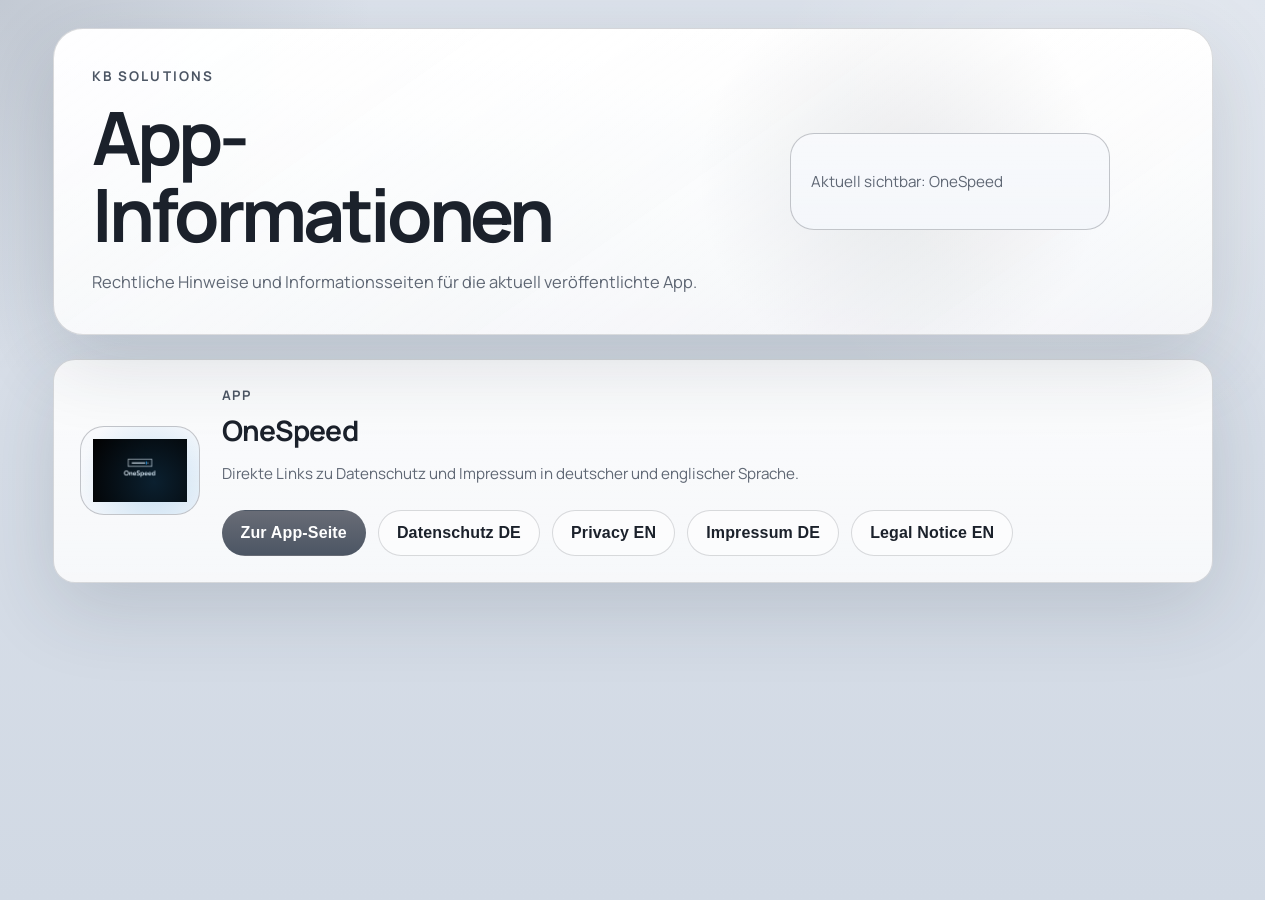
<file: docs/index.html>
<!DOCTYPE html>
<html lang="de">
<head>
  <meta charset="UTF-8">
  <meta name="viewport" content="width=device-width, initial-scale=1.0">
  <meta name="description" content="KB Solutions informiert Nutzerinnen und Nutzer der App OneSpeed über Datenschutz, Impressum und App-Informationen.">
  <title>KB Solutions Apps</title>
  <link rel="stylesheet" href="styles.css">
</head>
<body class="home-page">
  <div class="page-shell">
    <header class="hero">
      <div class="hero-grid">
        <div class="hero-copy">
          <p class="eyebrow">KB Solutions</p>
          <h1>App-Informationen</h1>
          <p class="lead">
            Rechtliche Hinweise und Informationsseiten für die aktuell veröffentlichte App.
          </p>
        </div>
        <div class="hero-art">
          <div class="neutral-panel">
            <p class="meta">Aktuell sichtbar: OneSpeed</p>
          </div>
        </div>
      </div>
    </header>

    <main class="grid apps-grid">
      <article class="card app-card">
        <div class="brand-row">
          <div class="brand-logo-box">
            <img class="logo-image" src="assets/onespeed-logo.png" alt="OneSpeed Logo">
          </div>
          <div>
            <p class="card-kicker">App</p>
            <h2>OneSpeed</h2>
            <p class="meta">
              Direkte Links zu Datenschutz und Impressum in deutscher und englischer Sprache.
            </p>
            <div class="button-row">
              <a class="button" href="apps/one-speed/">Zur App-Seite</a>
              <a class="button button-secondary" href="apps/one-speed/datenschutz.html">Datenschutz DE</a>
              <a class="button button-secondary" href="apps/one-speed/privacy.html">Privacy EN</a>
              <a class="button button-secondary" href="apps/one-speed/impressum.html">Impressum DE</a>
              <a class="button button-secondary" href="apps/one-speed/legal-notice.html">Legal Notice EN</a>
            </div>
          </div>
        </div>
      </article>
    </main>
  </div>
</body>
</html>
</file>
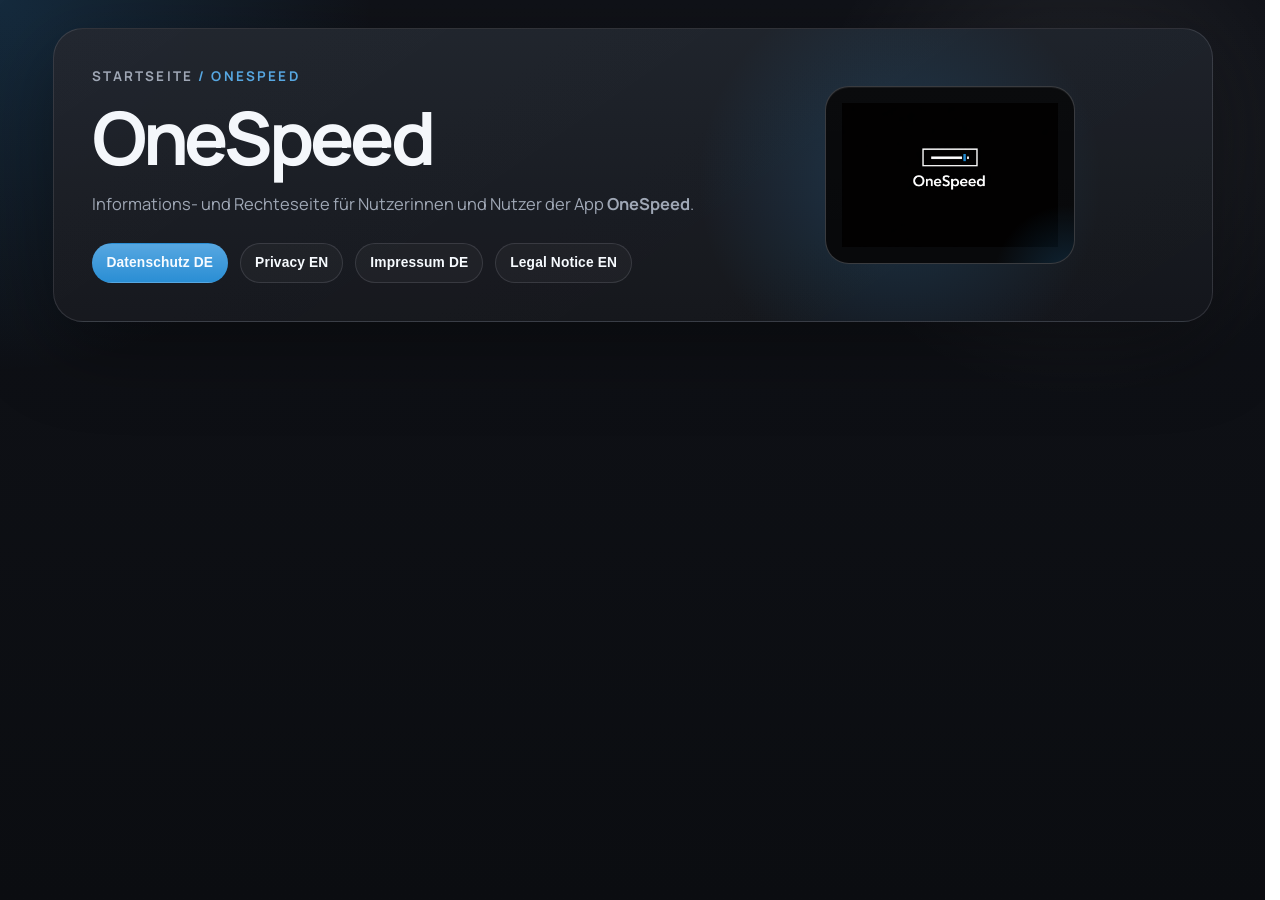
<file: docs/apps/one-speed/index.html>
<!DOCTYPE html>
<html lang="de">
<head>
  <meta charset="UTF-8">
  <meta name="viewport" content="width=device-width, initial-scale=1.0">
  <meta name="description" content="Informationsseite für die App OneSpeed mit Datenschutz, Privacy Policy, Impressum und Legal Notice.">
  <title>OneSpeed | KB Solutions</title>
  <link rel="stylesheet" href="../../styles.css">
</head>
<body class="onespeed-page">
  <div class="page-shell">
    <header class="section-hero">
      <div class="hero-grid">
        <div class="hero-copy">
          <p class="breadcrumbs"><a href="../../index.html">Startseite</a> / OneSpeed</p>
          <h1>OneSpeed</h1>
          <p class="intro">
            Informations- und Rechteseite für Nutzerinnen und Nutzer der App <strong>OneSpeed</strong>.
          </p>
          <div class="button-row">
            <a class="button" href="datenschutz.html">Datenschutz DE</a>
            <a class="button button-secondary" href="privacy.html">Privacy EN</a>
            <a class="button button-secondary" href="impressum.html">Impressum DE</a>
            <a class="button button-secondary" href="legal-notice.html">Legal Notice EN</a>
          </div>
        </div>
        <div class="hero-art">
          <div class="logo-stage">
            <img class="logo-image" src="../../assets/onespeed-logo.png" alt="OneSpeed Logo">
          </div>
        </div>
      </div>
    </header>
  </div>
</body>
</html>
</file>
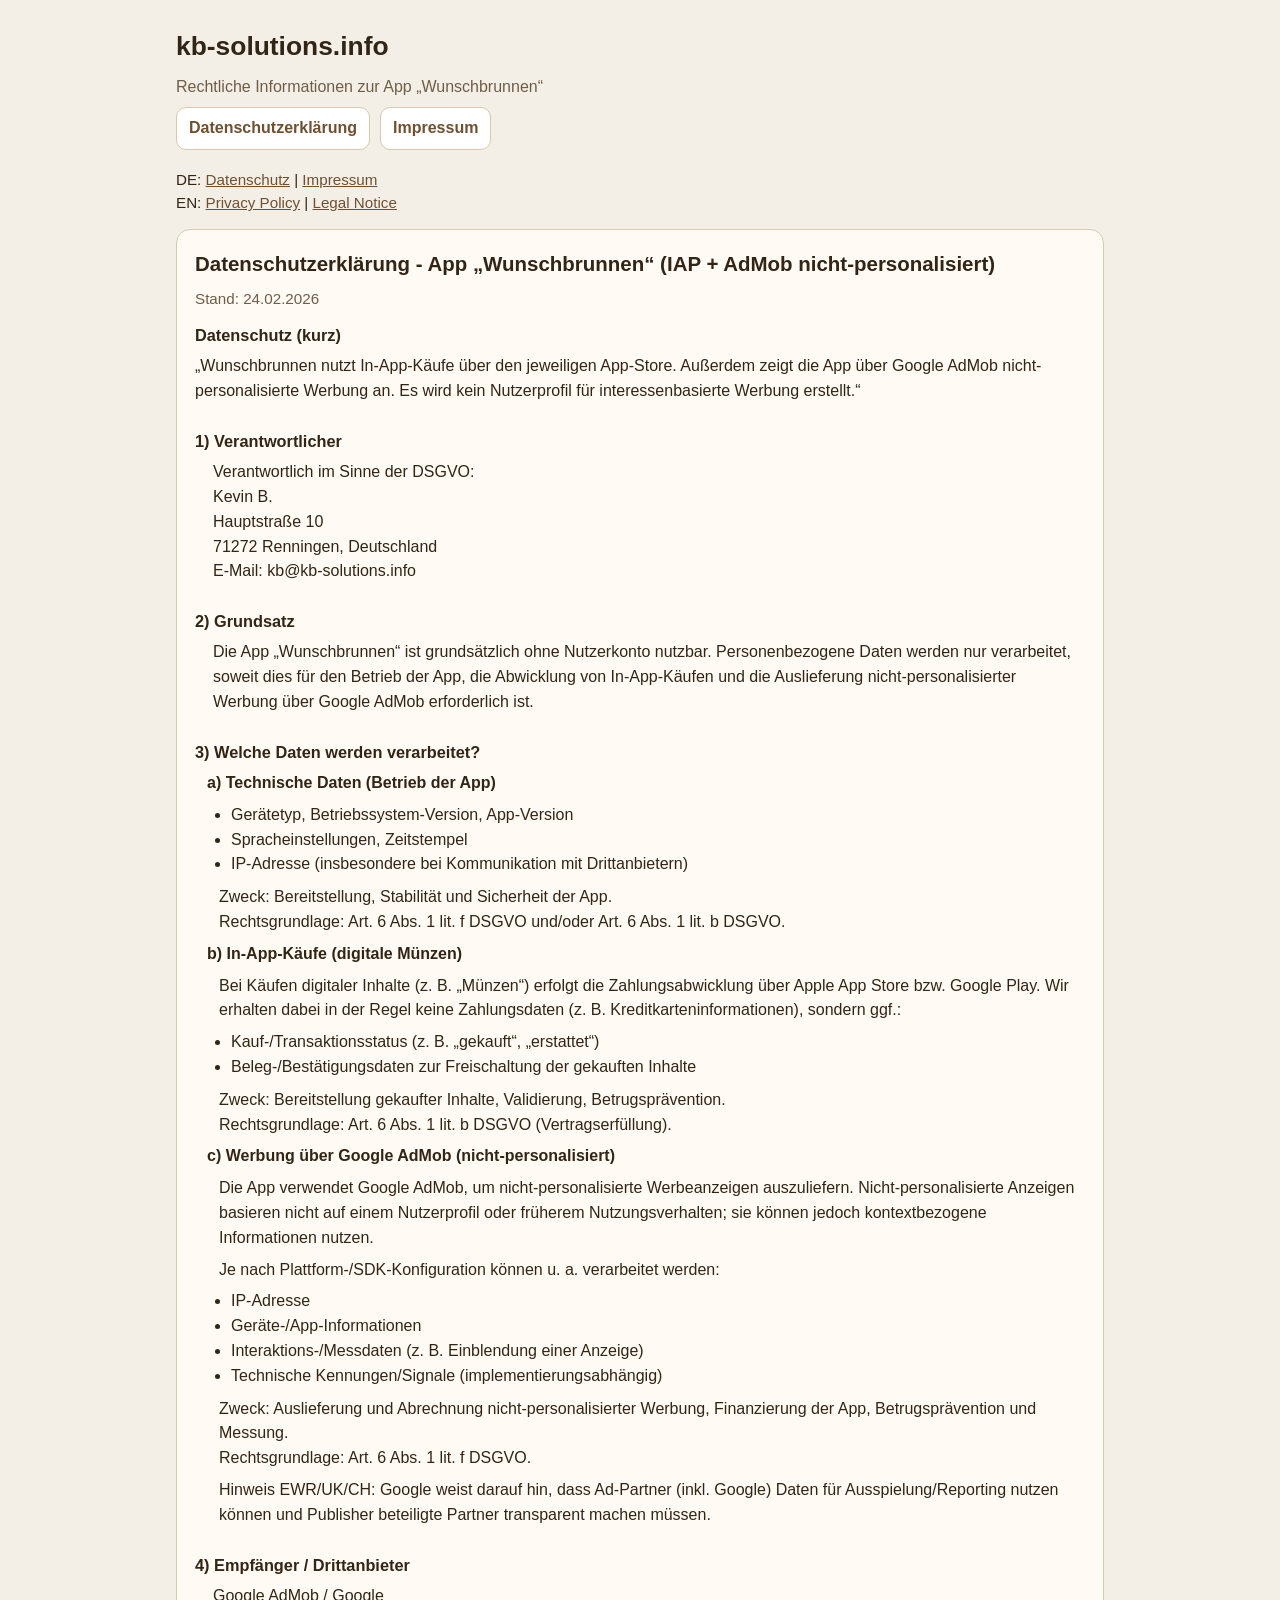
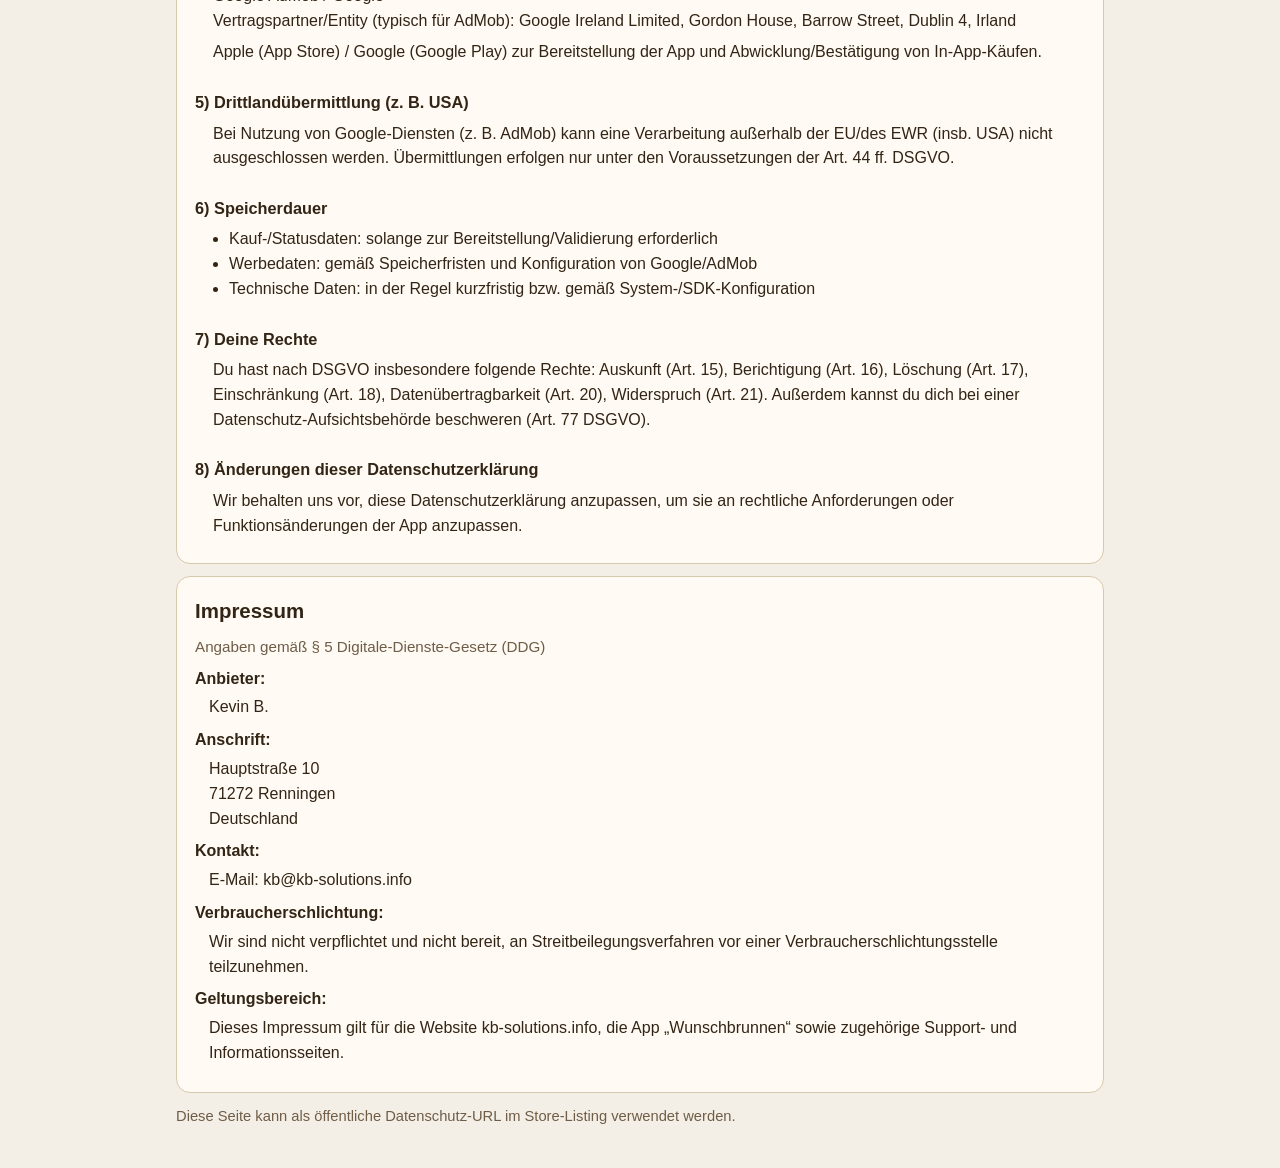
<file: docs/apps/wunschbrunnen/index.html>
<!doctype html>
<html lang="de">
  <head>
    <meta charset="utf-8" />
    <meta name="viewport" content="width=device-width, initial-scale=1" />
    <title>kb-solutions.info - Datenschutz und Impressum</title>
    <style>
      :root {
        --bg: #f4efe6;
        --box: #fffaf3;
        --line: #d7c9af;
        --text: #322516;
        --muted: #6f5d47;
        --link: #6f5031;
      }
      * { box-sizing: border-box; }
      body {
        margin: 0;
        background: var(--bg);
        color: var(--text);
        font-family: "Segoe UI", Arial, sans-serif;
        line-height: 1.55;
      }
      main {
        max-width: 960px;
        margin: 0 auto;
        padding: 26px 16px 40px;
      }
      h1 {
        margin: 0 0 8px;
        font-size: 1.65rem;
      }
      h2 {
        margin: 0 0 8px;
        font-size: 1.28rem;
      }
      h3 {
        margin: 12px 0 6px;
        font-size: 1.02rem;
      }
      p {
        margin: 0 0 7px;
      }
      ul {
        margin: 0 0 8px 20px;
        padding: 0;
      }
      .muted {
        color: var(--muted);
      }
      .nav {
        margin: 0 0 18px;
        display: flex;
        flex-wrap: wrap;
        gap: 10px;
      }
      .nav a {
        display: inline-block;
        color: var(--link);
        text-decoration: none;
        background: #ffffff;
        border: 1px solid var(--line);
        border-radius: 10px;
        padding: 8px 12px;
        font-weight: 600;
        transition: background-color 0.15s ease, border-color 0.15s ease;
      }
      .nav a:hover {
        background: #f8f1e6;
        border-color: #cbb796;
      }
      .legal-box {
        background: var(--box);
        border: 1px solid var(--line);
        border-radius: 14px;
        padding: 18px;
        margin-bottom: 12px;
      }
      .quick-links {
        font-size: 0.95rem;
        margin: 0 0 14px;
      }
      .quick-links a {
        color: var(--link);
      }
      .section-divider {
        margin-top: 9px;
        padding-top: 4px;
      }
      #datenschutz .section-divider > p:not([class]) {
        margin-left: 18px;
      }
      #datenschutz .section-divider > ul:not([class]) {
        margin-left: 34px;
      }
      .stand {
        margin-bottom: 8px;
        color: var(--muted);
        font-size: 0.95rem;
      }
      .indent-1 { margin-left: 12px; }
      .indent-2 { margin-left: 24px; }
      .indent-list { margin-left: 36px; }
      .field-label {
        margin: 0 0 4px;
        font-weight: 700;
      }
      .field-body {
        margin: 0 0 8px 14px;
      }
      footer {
        margin-top: 6px;
        color: var(--muted);
        font-size: 0.92rem;
      }
    </style>
  </head>
  <body>
    <main>
      <h1>kb-solutions.info</h1>
      <p class="muted">Rechtliche Informationen zur App &bdquo;Wunschbrunnen&ldquo;</p>

      <nav class="nav">
        <a href="#datenschutz">Datenschutzerkl&auml;rung</a>
        <a href="#impressum">Impressum</a>
      </nav>
      <p class="quick-links">
        DE: <a href="./datenschutz.html">Datenschutz</a> | <a href="./impressum.html">Impressum</a><br />
        EN: <a href="./privacy.html">Privacy Policy</a> | <a href="./legal-notice.html">Legal Notice</a>
      </p>

      <section id="datenschutz" class="legal-box">
        <h2>Datenschutzerkl&auml;rung - App &bdquo;Wunschbrunnen&ldquo; (IAP + AdMob nicht-personalisiert)</h2>
        <p class="stand">Stand: 24.02.2026</p>

        <h3>Datenschutz (kurz)</h3>
        <p>
          &bdquo;Wunschbrunnen nutzt In-App-K&auml;ufe &uuml;ber den jeweiligen App-Store.
          Au&szlig;erdem zeigt die App &uuml;ber Google AdMob nicht-personalisierte Werbung an.
          Es wird kein Nutzerprofil f&uuml;r interessenbasierte Werbung erstellt.&ldquo;
        </p>

        <div class="section-divider">
          <h3>1) Verantwortlicher</h3>
          <p>
            Verantwortlich im Sinne der DSGVO:<br />
            Kevin B.<br />
            Hauptstra&szlig;e 10<br />
            71272 Renningen, Deutschland<br />
            E-Mail: kb@kb-solutions.info
          </p>
        </div>

        <div class="section-divider">
          <h3>2) Grundsatz</h3>
          <p>
            Die App &bdquo;Wunschbrunnen&ldquo; ist grunds&auml;tzlich ohne Nutzerkonto nutzbar.
            Personenbezogene Daten werden nur verarbeitet, soweit dies f&uuml;r den Betrieb der App,
            die Abwicklung von In-App-K&auml;ufen und die Auslieferung nicht-personalisierter Werbung
            &uuml;ber Google AdMob erforderlich ist.
          </p>
        </div>

        <div class="section-divider">
          <h3>3) Welche Daten werden verarbeitet?</h3>

          <p class="indent-1"><strong>a) Technische Daten (Betrieb der App)</strong></p>
          <ul class="indent-list">
            <li>Ger&auml;tetyp, Betriebssystem-Version, App-Version</li>
            <li>Spracheinstellungen, Zeitstempel</li>
            <li>IP-Adresse (insbesondere bei Kommunikation mit Drittanbietern)</li>
          </ul>
          <p class="indent-2">
            Zweck: Bereitstellung, Stabilit&auml;t und Sicherheit der App.<br />
            Rechtsgrundlage: Art. 6 Abs. 1 lit. f DSGVO und/oder Art. 6 Abs. 1 lit. b DSGVO.
          </p>

          <p class="indent-1"><strong>b) In-App-K&auml;ufe (digitale M&uuml;nzen)</strong></p>
          <p class="indent-2">
            Bei K&auml;ufen digitaler Inhalte (z. B. &bdquo;M&uuml;nzen&ldquo;) erfolgt die Zahlungsabwicklung
            &uuml;ber Apple App Store bzw. Google Play. Wir erhalten dabei in der Regel keine Zahlungsdaten
            (z. B. Kreditkarteninformationen), sondern ggf.:
          </p>
          <ul class="indent-list">
            <li>Kauf-/Transaktionsstatus (z. B. &bdquo;gekauft&ldquo;, &bdquo;erstattet&ldquo;)</li>
            <li>Beleg-/Best&auml;tigungsdaten zur Freischaltung der gekauften Inhalte</li>
          </ul>
          <p class="indent-2">
            Zweck: Bereitstellung gekaufter Inhalte, Validierung, Betrugspr&auml;vention.<br />
            Rechtsgrundlage: Art. 6 Abs. 1 lit. b DSGVO (Vertragserf&uuml;llung).
          </p>

          <p class="indent-1"><strong>c) Werbung &uuml;ber Google AdMob (nicht-personalisiert)</strong></p>
          <p class="indent-2">
            Die App verwendet Google AdMob, um nicht-personalisierte Werbeanzeigen auszuliefern.
            Nicht-personalisierte Anzeigen basieren nicht auf einem Nutzerprofil oder fr&uuml;herem
            Nutzungsverhalten; sie k&ouml;nnen jedoch kontextbezogene Informationen nutzen.
          </p>
          <p class="indent-2">Je nach Plattform-/SDK-Konfiguration k&ouml;nnen u. a. verarbeitet werden:</p>
          <ul class="indent-list">
            <li>IP-Adresse</li>
            <li>Ger&auml;te-/App-Informationen</li>
            <li>Interaktions-/Messdaten (z. B. Einblendung einer Anzeige)</li>
            <li>Technische Kennungen/Signale (implementierungsabh&auml;ngig)</li>
          </ul>
          <p class="indent-2">
            Zweck: Auslieferung und Abrechnung nicht-personalisierter Werbung, Finanzierung der App,
            Betrugspr&auml;vention und Messung.<br />
            Rechtsgrundlage: Art. 6 Abs. 1 lit. f DSGVO.
          </p>
          <p class="indent-2">
            Hinweis EWR/UK/CH: Google weist darauf hin, dass Ad-Partner (inkl. Google) Daten f&uuml;r
            Ausspielung/Reporting nutzen k&ouml;nnen und Publisher beteiligte Partner transparent machen m&uuml;ssen.
          </p>
        </div>

        <div class="section-divider">
          <h3>4) Empf&auml;nger / Drittanbieter</h3>
          <p>
            Google AdMob / Google<br />
            Vertragspartner/Entity (typisch f&uuml;r AdMob): Google Ireland Limited, Gordon House,
            Barrow Street, Dublin 4, Irland
          </p>
          <p>
            Apple (App Store) / Google (Google Play) zur Bereitstellung der App
            und Abwicklung/Best&auml;tigung von In-App-K&auml;ufen.
          </p>
        </div>

        <div class="section-divider">
          <h3>5) Drittland&uuml;bermittlung (z. B. USA)</h3>
          <p>
            Bei Nutzung von Google-Diensten (z. B. AdMob) kann eine Verarbeitung au&szlig;erhalb der
            EU/des EWR (insb. USA) nicht ausgeschlossen werden. &Uuml;bermittlungen erfolgen nur unter
            den Voraussetzungen der Art. 44 ff. DSGVO.
          </p>
        </div>

        <div class="section-divider">
          <h3>6) Speicherdauer</h3>
          <ul>
            <li>Kauf-/Statusdaten: solange zur Bereitstellung/Validierung erforderlich</li>
            <li>Werbedaten: gem&auml;&szlig; Speicherfristen und Konfiguration von Google/AdMob</li>
            <li>Technische Daten: in der Regel kurzfristig bzw. gem&auml;&szlig; System-/SDK-Konfiguration</li>
          </ul>
        </div>

        <div class="section-divider">
          <h3>7) Deine Rechte</h3>
          <p>
            Du hast nach DSGVO insbesondere folgende Rechte: Auskunft (Art. 15), Berichtigung (Art. 16),
            L&ouml;schung (Art. 17), Einschr&auml;nkung (Art. 18), Daten&uuml;bertragbarkeit (Art. 20),
            Widerspruch (Art. 21). Au&szlig;erdem kannst du dich bei einer Datenschutz-Aufsichtsbeh&ouml;rde
            beschweren (Art. 77 DSGVO).
          </p>
        </div>

        <div class="section-divider">
          <h3>8) &Auml;nderungen dieser Datenschutzerkl&auml;rung</h3>
          <p>
            Wir behalten uns vor, diese Datenschutzerkl&auml;rung anzupassen, um sie an rechtliche
            Anforderungen oder Funktions&auml;nderungen der App anzupassen.
          </p>
        </div>
      </section>

      <section id="impressum" class="legal-box">
        <h2>Impressum</h2>
        <p class="stand">Angaben gem&auml;&szlig; &sect; 5 Digitale-Dienste-Gesetz (DDG)</p>

        <p class="field-label indent-1">Anbieter:</p>
        <p class="field-body indent-2">
          Kevin B.
        </p>

        <p class="field-label indent-1">Anschrift:</p>
        <p class="field-body indent-2">
          Hauptstra&szlig;e 10<br />
          71272 Renningen<br />
          Deutschland
        </p>

        <p class="field-label indent-1">Kontakt:</p>
        <p class="field-body indent-2">
          E-Mail: kb@kb-solutions.info
        </p>

        <p class="field-label indent-1">Verbraucherschlichtung:</p>
        <p class="field-body indent-2">
          Wir sind nicht verpflichtet und nicht bereit, an Streitbeilegungsverfahren vor einer
          Verbraucherschlichtungsstelle teilzunehmen.
        </p>

        <p class="field-label indent-1">Geltungsbereich:</p>
        <p class="field-body indent-2">
          Dieses Impressum gilt f&uuml;r die Website kb-solutions.info, die App
          &bdquo;Wunschbrunnen&ldquo; sowie zugeh&ouml;rige Support- und Informationsseiten.
        </p>
      </section>

      <footer>
        Diese Seite kann als &ouml;ffentliche Datenschutz-URL im Store-Listing verwendet werden.
      </footer>
    </main>
  </body>
</html>
</file>
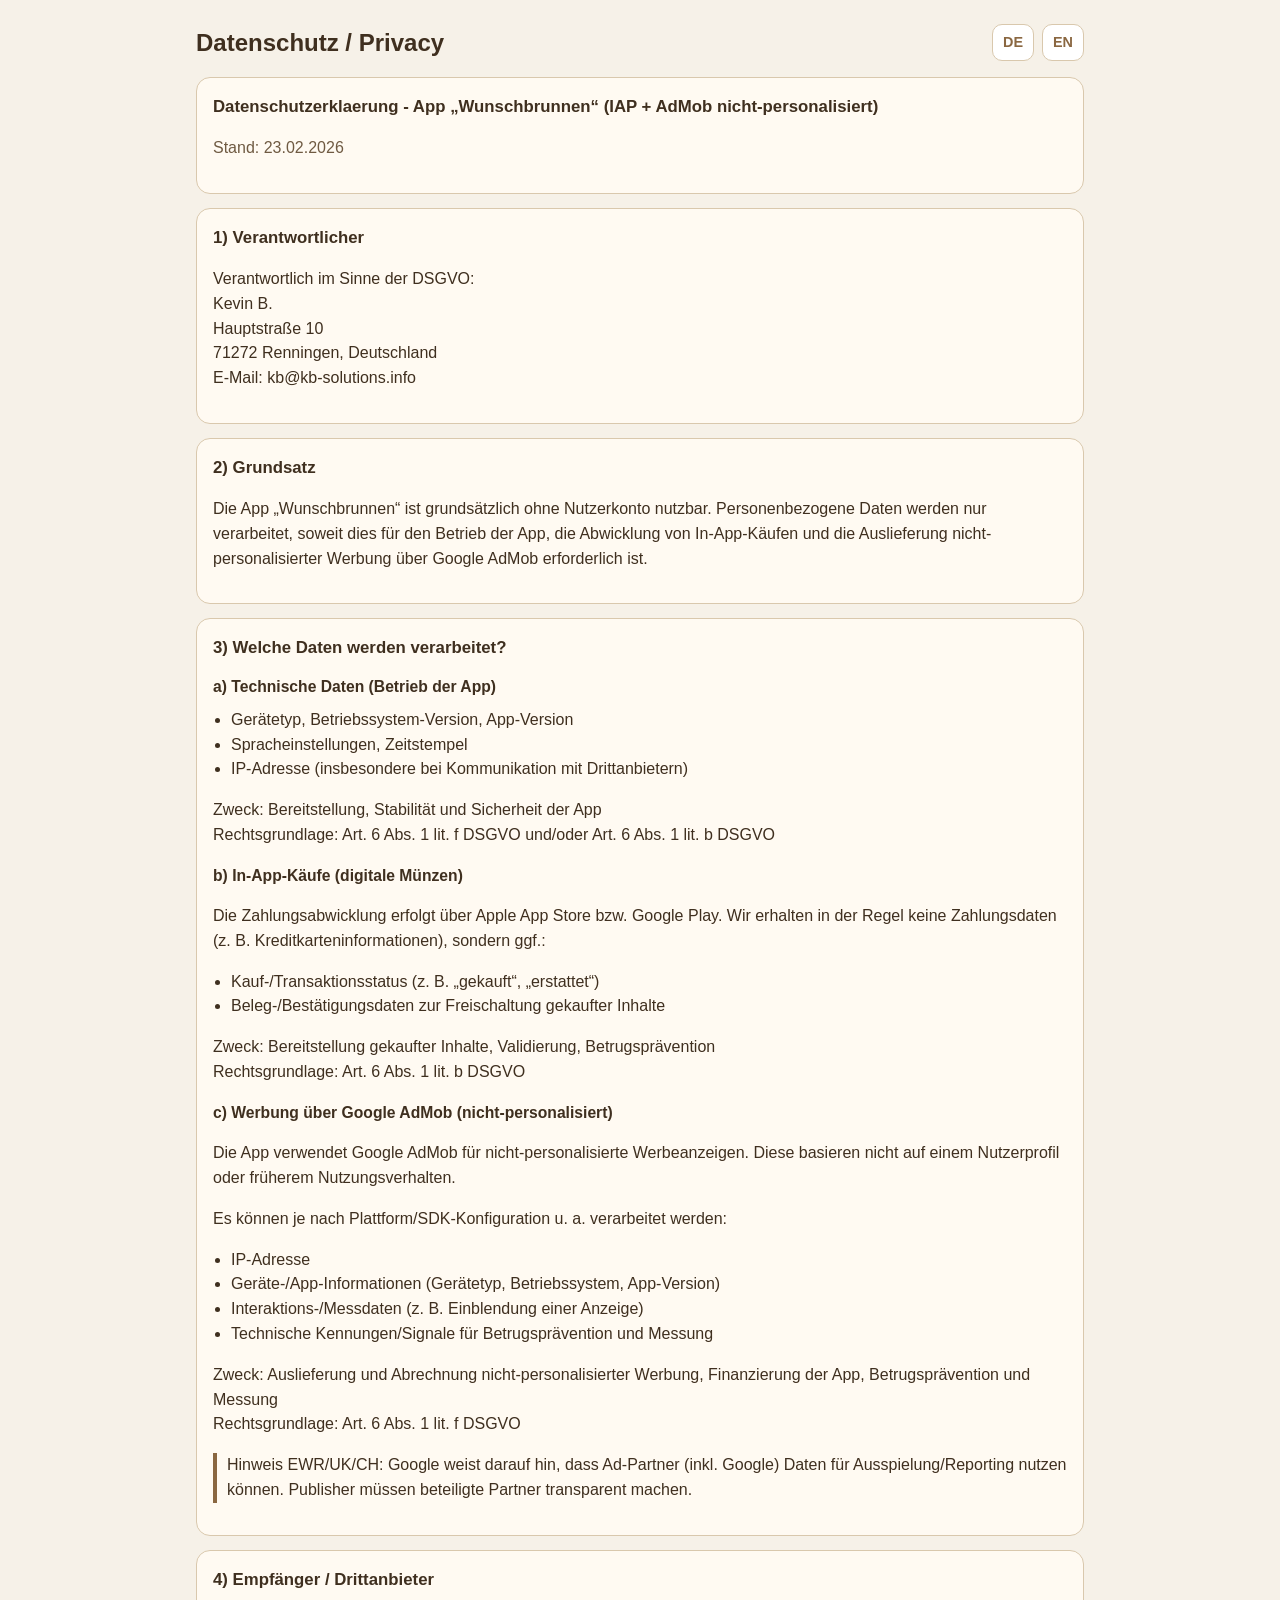
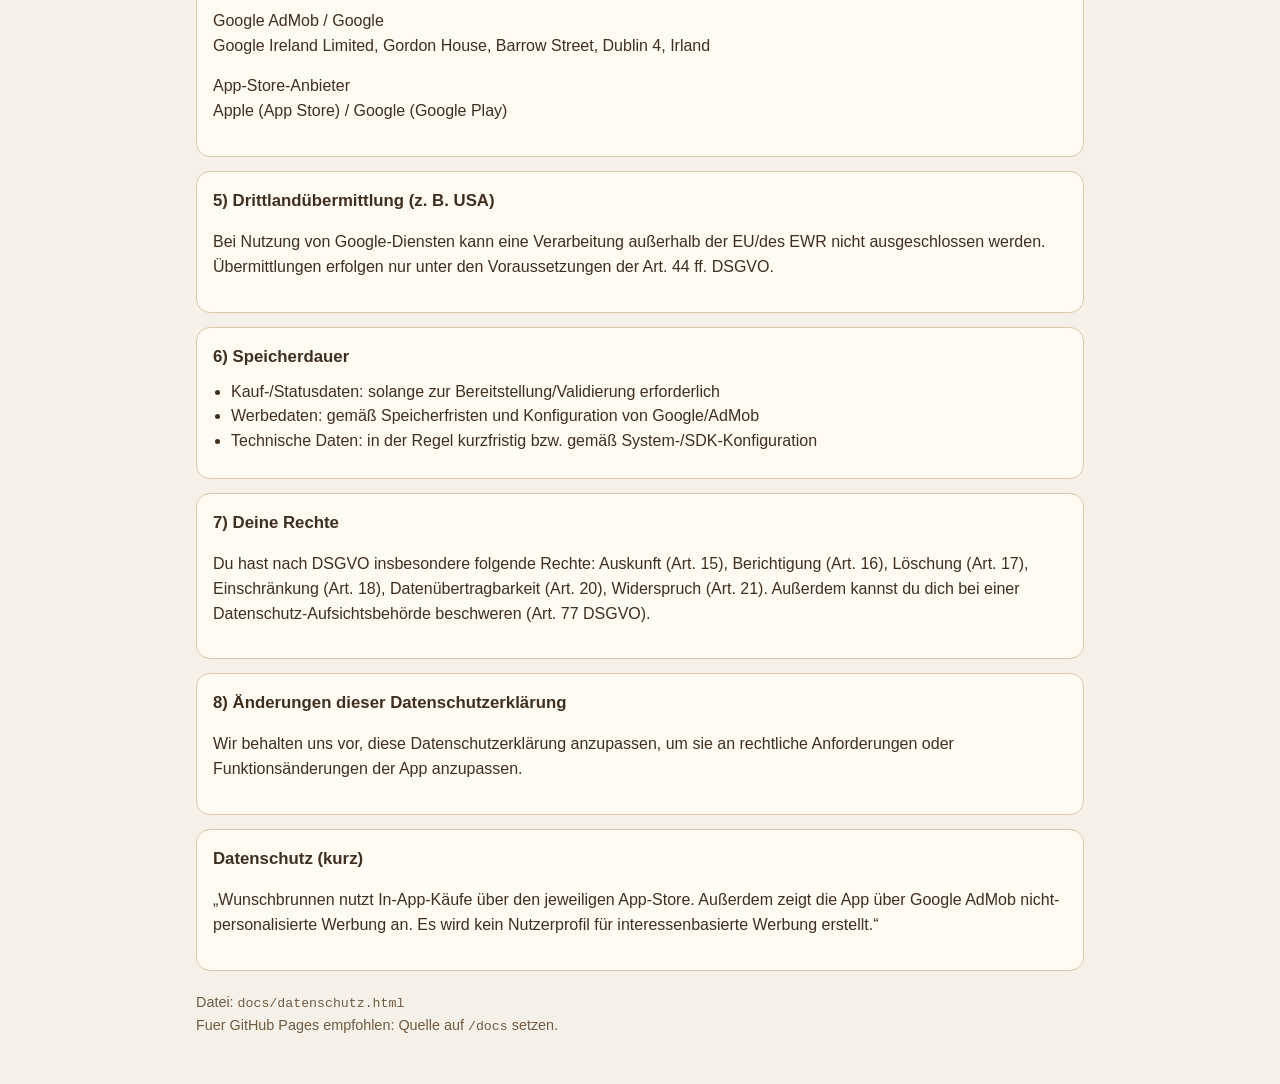
<file: docs/datenschutz.html>
<!doctype html>
<html lang="de">
  <head>
    <meta charset="utf-8" />
    <meta name="viewport" content="width=device-width, initial-scale=1" />
    <title>Datenschutzerklaerung - Wunschbrunnen</title>
    <style>
      :root {
        --bg: #f6f1e8;
        --card: #fffaf2;
        --text: #3f2f1f;
        --muted: #6f5a42;
        --line: #d9c8ad;
        --accent: #8a6741;
      }
      * {
        box-sizing: border-box;
      }
      body {
        margin: 0;
        font-family: "Segoe UI", Roboto, Arial, sans-serif;
        background: var(--bg);
        color: var(--text);
        line-height: 1.55;
      }
      main {
        max-width: 920px;
        margin: 0 auto;
        padding: 24px 16px 48px;
      }
      .top {
        display: flex;
        justify-content: space-between;
        align-items: center;
        gap: 12px;
        margin-bottom: 16px;
      }
      h1 {
        margin: 0;
        font-size: 1.5rem;
      }
      .lang {
        display: flex;
        gap: 8px;
      }
      .lang a {
        text-decoration: none;
        color: var(--accent);
        border: 1px solid var(--line);
        background: #fff;
        padding: 6px 10px;
        border-radius: 10px;
        font-weight: 600;
        font-size: 0.9rem;
      }
      .card {
        background: var(--card);
        border: 1px solid var(--line);
        border-radius: 14px;
        padding: 16px;
        margin-bottom: 14px;
      }
      .card h2 {
        margin: 0 0 10px;
        font-size: 1.05rem;
      }
      .card h3 {
        margin: 14px 0 8px;
        font-size: 0.98rem;
      }
      ul {
        margin: 8px 0 8px 18px;
        padding: 0;
      }
      .muted {
        color: var(--muted);
      }
      .note {
        border-left: 4px solid var(--accent);
        padding-left: 10px;
      }
      .lang-block {
        display: none;
      }
      .lang-block:target {
        display: block;
      }
      #de {
        display: block;
      }
      footer {
        margin-top: 20px;
        color: var(--muted);
        font-size: 0.9rem;
      }
      code {
        font-family: Consolas, Menlo, monospace;
        font-size: 0.92em;
      }
    </style>
  </head>
  <body>
    <main>
      <div class="top">
        <h1>Datenschutz / Privacy</h1>
        <nav class="lang">
          <a href="#de">DE</a>
          <a href="#en">EN</a>
        </nav>
      </div>

      <section id="de" class="lang-block">
        <div class="card">
          <h2>Datenschutzerklaerung - App &bdquo;Wunschbrunnen&ldquo; (IAP + AdMob nicht-personalisiert)</h2>
          <p class="muted">Stand: 23.02.2026</p>
        </div>

        <div class="card">
          <h2>1) Verantwortlicher</h2>
          <p>
            Verantwortlich im Sinne der DSGVO:<br />
            Kevin B.<br />
            Hauptstra&szlig;e 10<br />
            71272 Renningen, Deutschland<br />
            E-Mail: kb@kb-solutions.info
          </p>
        </div>

        <div class="card">
          <h2>2) Grundsatz</h2>
          <p>
            Die App &bdquo;Wunschbrunnen&ldquo; ist grunds&auml;tzlich ohne Nutzerkonto nutzbar.
            Personenbezogene Daten werden nur verarbeitet, soweit dies f&uuml;r den Betrieb der App,
            die Abwicklung von In-App-K&auml;ufen und die Auslieferung nicht-personalisierter Werbung
            &uuml;ber Google AdMob erforderlich ist.
          </p>
        </div>

        <div class="card">
          <h2>3) Welche Daten werden verarbeitet?</h2>
          <h3>a) Technische Daten (Betrieb der App)</h3>
          <ul>
            <li>Ger&auml;tetyp, Betriebssystem-Version, App-Version</li>
            <li>Spracheinstellungen, Zeitstempel</li>
            <li>IP-Adresse (insbesondere bei Kommunikation mit Drittanbietern)</li>
          </ul>
          <p>
            Zweck: Bereitstellung, Stabilit&auml;t und Sicherheit der App<br />
            Rechtsgrundlage: Art. 6 Abs. 1 lit. f DSGVO und/oder Art. 6 Abs. 1 lit. b DSGVO
          </p>

          <h3>b) In-App-K&auml;ufe (digitale M&uuml;nzen)</h3>
          <p>
            Die Zahlungsabwicklung erfolgt &uuml;ber Apple App Store bzw. Google Play.
            Wir erhalten in der Regel keine Zahlungsdaten (z. B. Kreditkarteninformationen),
            sondern ggf.:
          </p>
          <ul>
            <li>Kauf-/Transaktionsstatus (z. B. &bdquo;gekauft&ldquo;, &bdquo;erstattet&ldquo;)</li>
            <li>Beleg-/Best&auml;tigungsdaten zur Freischaltung gekaufter Inhalte</li>
          </ul>
          <p>
            Zweck: Bereitstellung gekaufter Inhalte, Validierung, Betrugspr&auml;vention<br />
            Rechtsgrundlage: Art. 6 Abs. 1 lit. b DSGVO
          </p>

          <h3>c) Werbung &uuml;ber Google AdMob (nicht-personalisiert)</h3>
          <p>
            Die App verwendet Google AdMob f&uuml;r nicht-personalisierte Werbeanzeigen.
            Diese basieren nicht auf einem Nutzerprofil oder fr&uuml;herem Nutzungsverhalten.
          </p>
          <p>Es k&ouml;nnen je nach Plattform/SDK-Konfiguration u. a. verarbeitet werden:</p>
          <ul>
            <li>IP-Adresse</li>
            <li>Ger&auml;te-/App-Informationen (Ger&auml;tetyp, Betriebssystem, App-Version)</li>
            <li>Interaktions-/Messdaten (z. B. Einblendung einer Anzeige)</li>
            <li>Technische Kennungen/Signale f&uuml;r Betrugspr&auml;vention und Messung</li>
          </ul>
          <p>
            Zweck: Auslieferung und Abrechnung nicht-personalisierter Werbung, Finanzierung
            der App, Betrugspr&auml;vention und Messung<br />
            Rechtsgrundlage: Art. 6 Abs. 1 lit. f DSGVO
          </p>
          <p class="note">
            Hinweis EWR/UK/CH: Google weist darauf hin, dass Ad-Partner (inkl. Google)
            Daten f&uuml;r Ausspielung/Reporting nutzen k&ouml;nnen. Publisher m&uuml;ssen beteiligte Partner transparent machen.
          </p>
        </div>

        <div class="card">
          <h2>4) Empf&auml;nger / Drittanbieter</h2>
          <p>
            Google AdMob / Google<br />
            Google Ireland Limited, Gordon House, Barrow Street, Dublin 4, Irland
          </p>
          <p>
            App-Store-Anbieter<br />
            Apple (App Store) / Google (Google Play)
          </p>
        </div>

        <div class="card">
          <h2>5) Drittland&uuml;bermittlung (z. B. USA)</h2>
          <p>
            Bei Nutzung von Google-Diensten kann eine Verarbeitung au&szlig;erhalb der EU/des EWR
            nicht ausgeschlossen werden. &Uuml;bermittlungen erfolgen nur unter den Voraussetzungen
            der Art. 44 ff. DSGVO.
          </p>
        </div>

        <div class="card">
          <h2>6) Speicherdauer</h2>
          <ul>
            <li>Kauf-/Statusdaten: solange zur Bereitstellung/Validierung erforderlich</li>
            <li>Werbedaten: gem&auml;&szlig; Speicherfristen und Konfiguration von Google/AdMob</li>
            <li>Technische Daten: in der Regel kurzfristig bzw. gem&auml;&szlig; System-/SDK-Konfiguration</li>
          </ul>
        </div>

        <div class="card">
          <h2>7) Deine Rechte</h2>
          <p>
            Du hast nach DSGVO insbesondere folgende Rechte: Auskunft (Art. 15), Berichtigung (Art. 16),
            L&ouml;schung (Art. 17), Einschr&auml;nkung (Art. 18), Daten&uuml;bertragbarkeit (Art. 20),
            Widerspruch (Art. 21). Au&szlig;erdem kannst du dich bei einer Datenschutz-Aufsichtsbeh&ouml;rde
            beschweren (Art. 77 DSGVO).
          </p>
        </div>

        <div class="card">
          <h2>8) &Auml;nderungen dieser Datenschutzerkl&auml;rung</h2>
          <p>
            Wir behalten uns vor, diese Datenschutzerkl&auml;rung anzupassen, um sie an rechtliche
            Anforderungen oder Funktions&auml;nderungen der App anzupassen.
          </p>
        </div>

        <div class="card">
          <h2>Datenschutz (kurz)</h2>
          <p>
            &bdquo;Wunschbrunnen nutzt In-App-K&auml;ufe &uuml;ber den jeweiligen App-Store.
            Au&szlig;erdem zeigt die App &uuml;ber Google AdMob nicht-personalisierte Werbung an.
            Es wird kein Nutzerprofil f&uuml;r interessenbasierte Werbung erstellt.&ldquo;
          </p>
        </div>
      </section>

      <section id="en" class="lang-block">
        <div class="card">
          <h2>Privacy Policy - App "Wunschbrunnen" (IAP + AdMob non-personalized)</h2>
          <p class="muted">Last updated: 2026-02-23</p>
        </div>

        <div class="card">
          <h2>1) Controller</h2>
          <p>
            Controller under GDPR:<br />
            Kevin B.<br />
            Hauptstra&szlig;e 10<br />
            71272 Renningen, Germany<br />
            Email: kb@kb-solutions.info
          </p>
        </div>

        <div class="card">
          <h2>2) Principle</h2>
          <p>
            The app "Wunschbrunnen" can generally be used without a user account.
            Personal data is processed only as required for app operation, in-app purchase processing,
            and delivery of non-personalized ads via Google AdMob.
          </p>
        </div>

        <div class="card">
          <h2>3) Which data is processed?</h2>
          <h3>a) Technical data (app operation)</h3>
          <ul>
            <li>Device type, OS version, app version</li>
            <li>Language settings, timestamps</li>
            <li>IP address (especially when communicating with third parties)</li>
          </ul>
          <p>
            Purpose: provision, stability, and security of the app<br />
            Legal basis: Art. 6(1)(f) GDPR and/or Art. 6(1)(b) GDPR
          </p>

          <h3>b) In-app purchases (digital coins)</h3>
          <p>
            Payments are processed via Apple App Store or Google Play. We generally do not receive
            payment data, but may receive:
          </p>
          <ul>
            <li>Purchase/transaction status (e.g. "purchased", "refunded")</li>
            <li>Receipt/confirmation data to unlock purchased content</li>
          </ul>
          <p>
            Purpose: provision of purchased content, validation, fraud prevention<br />
            Legal basis: Art. 6(1)(b) GDPR
          </p>

          <h3>c) Advertising via Google AdMob (non-personalized)</h3>
          <p>
            The app uses Google AdMob for non-personalized ads. These ads are not based on
            a user profile or past behavior.
          </p>
          <p>Depending on platform/SDK configuration, data may include:</p>
          <ul>
            <li>IP address</li>
            <li>Device/app information (device type, OS, app version)</li>
            <li>Interaction/measurement data (e.g. ad impression)</li>
            <li>Technical identifiers/signals for fraud prevention and measurement</li>
          </ul>
          <p>
            Purpose: non-personalized ad delivery and billing, app financing, fraud prevention, measurement<br />
            Legal basis: Art. 6(1)(f) GDPR
          </p>
        </div>

        <div class="card">
          <h2>4) Recipients / third parties</h2>
          <p>
            Google AdMob / Google<br />
            Google Ireland Limited, Gordon House, Barrow Street, Dublin 4, Ireland
          </p>
          <p>
            App store providers<br />
            Apple (App Store) / Google (Google Play)
          </p>
        </div>

        <div class="card">
          <h2>5) Third-country transfers (e.g. USA)</h2>
          <p>
            When using Google services, processing outside the EU/EEA cannot be excluded.
            Transfers take place only under Art. 44 et seq. GDPR requirements.
          </p>
        </div>

        <div class="card">
          <h2>6) Storage period</h2>
          <ul>
            <li>Purchase/status data: as long as needed for provision/validation</li>
            <li>Ad data: according to Google/AdMob retention and configuration</li>
            <li>Technical data: usually short-term or according to system/SDK configuration</li>
          </ul>
        </div>

        <div class="card">
          <h2>7) Your rights</h2>
          <p>
            Under GDPR, you have rights of access, rectification, erasure, restriction,
            data portability, and objection, and you may lodge a complaint with a supervisory authority.
          </p>
        </div>

        <div class="card">
          <h2>8) Changes to this privacy policy</h2>
          <p>
            We reserve the right to adapt this privacy policy to legal requirements
            or app feature changes.
          </p>
        </div>

        <div class="card">
          <h2>Privacy (short)</h2>
          <p>
            "Wunschbrunnen uses in-app purchases via the respective app store.
            The app also shows non-personalized ads via Google AdMob.
            No user profile for interest-based advertising is created."
          </p>
        </div>
      </section>

      <footer>
        Datei: <code>docs/datenschutz.html</code><br />
        Fuer GitHub Pages empfohlen: Quelle auf <code>/docs</code> setzen.
      </footer>
    </main>
  </body>
</html>
</file>
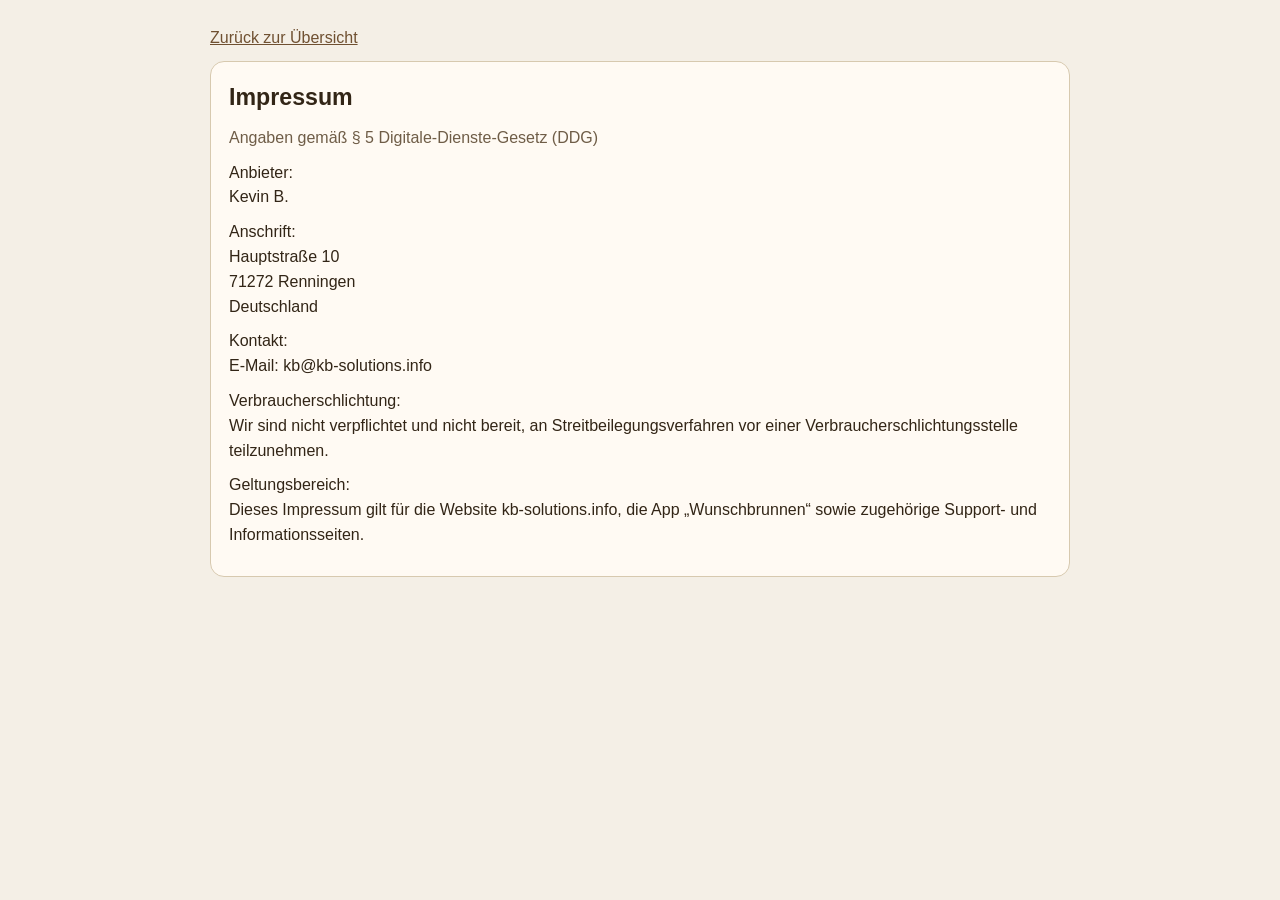
<file: docs/impressum.html>
<!doctype html>
<html lang="de">
  <head>
    <meta charset="utf-8" />
    <meta name="viewport" content="width=device-width, initial-scale=1" />
    <title>Impressum - kb-solutions.info</title>
    <style>
      body {
        margin: 0;
        background: #f4efe6;
        color: #322516;
        font-family: "Segoe UI", Arial, sans-serif;
        line-height: 1.55;
      }
      main {
        max-width: 860px;
        margin: 0 auto;
        padding: 26px 16px 40px;
      }
      .box {
        background: #fffaf3;
        border: 1px solid #d7c9af;
        border-radius: 14px;
        padding: 18px;
      }
      h1 {
        margin: 0 0 10px;
        font-size: 1.45rem;
      }
      p {
        margin: 0 0 10px;
      }
      .meta {
        color: #6f5d47;
      }
      a {
        color: #6f5031;
      }
    </style>
  </head>
  <body>
    <main>
      <p><a href="./index.html">Zur&uuml;ck zur &Uuml;bersicht</a></p>
      <section class="box">
        <h1>Impressum</h1>
        <p class="meta">Angaben gem&auml;&szlig; &sect; 5 Digitale-Dienste-Gesetz (DDG)</p>

        <p>
          Anbieter:<br />
          Kevin B.
        </p>

        <p>
          Anschrift:<br />
          Hauptstra&szlig;e 10<br />
          71272 Renningen<br />
          Deutschland
        </p>

        <p>
          Kontakt:<br />
          E-Mail: kb@kb-solutions.info
        </p>

        <p>
          Verbraucherschlichtung:<br />
          Wir sind nicht verpflichtet und nicht bereit, an Streitbeilegungsverfahren vor einer
          Verbraucherschlichtungsstelle teilzunehmen.
        </p>

        <p>
          Geltungsbereich:<br />
          Dieses Impressum gilt f&uuml;r die Website kb-solutions.info, die App
          &bdquo;Wunschbrunnen&ldquo; sowie zugeh&ouml;rige Support- und Informationsseiten.
        </p>
      </section>
    </main>
  </body>
</html>
</file>
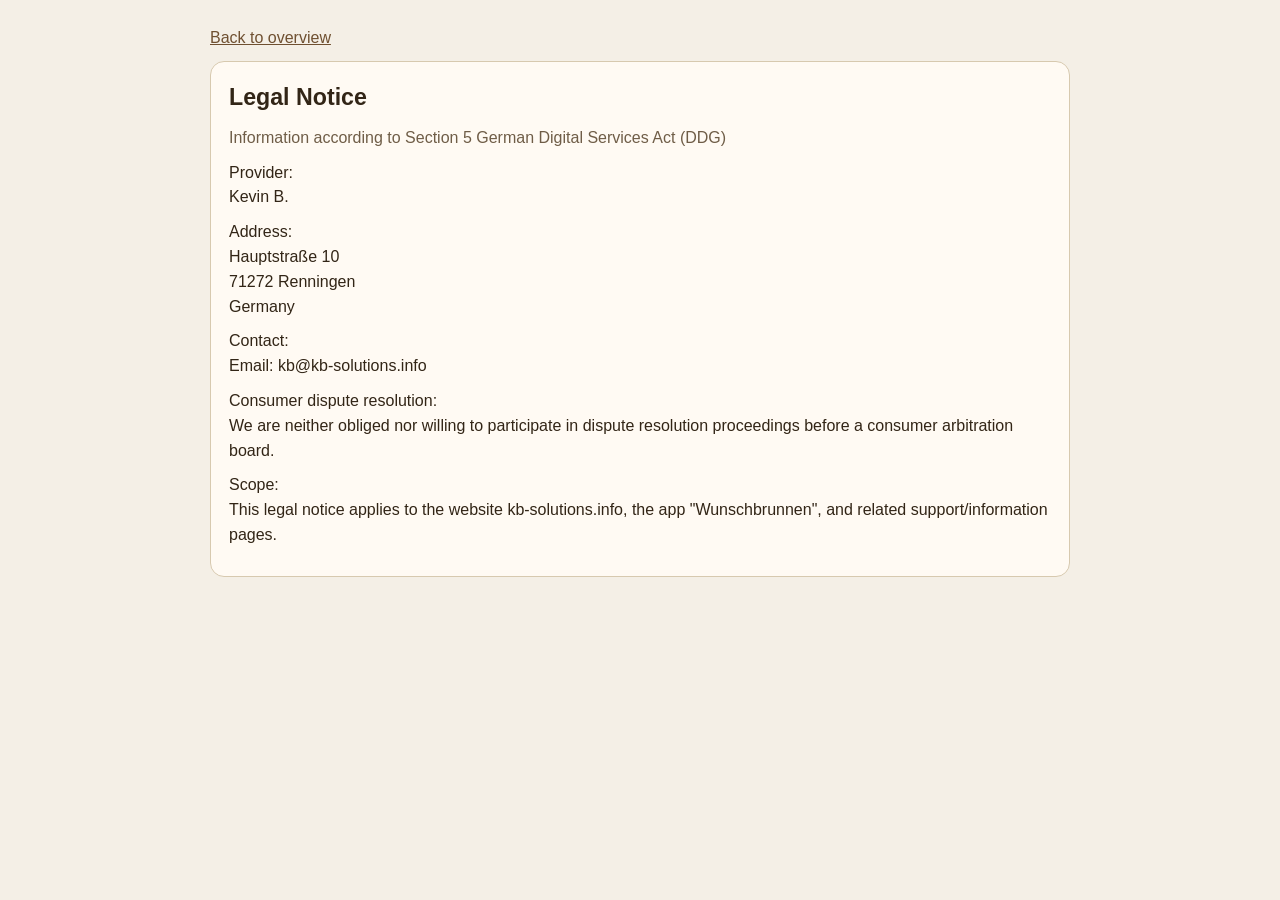
<file: docs/legal-notice.html>
<!doctype html>
<html lang="en">
  <head>
    <meta charset="utf-8" />
    <meta name="viewport" content="width=device-width, initial-scale=1" />
    <title>Legal Notice - kb-solutions.info</title>
    <style>
      body {
        margin: 0;
        background: #f4efe6;
        color: #322516;
        font-family: "Segoe UI", Arial, sans-serif;
        line-height: 1.55;
      }
      main {
        max-width: 860px;
        margin: 0 auto;
        padding: 26px 16px 40px;
      }
      .box {
        background: #fffaf3;
        border: 1px solid #d7c9af;
        border-radius: 14px;
        padding: 18px;
      }
      h1 {
        margin: 0 0 10px;
        font-size: 1.45rem;
      }
      p {
        margin: 0 0 10px;
      }
      .meta {
        color: #6f5d47;
      }
      a {
        color: #6f5031;
      }
    </style>
  </head>
  <body>
    <main>
      <p><a href="./index.html">Back to overview</a></p>
      <section class="box">
        <h1>Legal Notice</h1>
        <p class="meta">Information according to Section 5 German Digital Services Act (DDG)</p>

        <p>
          Provider:<br />
          Kevin B.
        </p>

        <p>
          Address:<br />
          Hauptstra&szlig;e 10<br />
          71272 Renningen<br />
          Germany
        </p>

        <p>
          Contact:<br />
          Email: kb@kb-solutions.info
        </p>

        <p>
          Consumer dispute resolution:<br />
          We are neither obliged nor willing to participate in dispute resolution proceedings
          before a consumer arbitration board.
        </p>

        <p>
          Scope:<br />
          This legal notice applies to the website kb-solutions.info, the app "Wunschbrunnen",
          and related support/information pages.
        </p>
      </section>
    </main>
  </body>
</html>
</file>
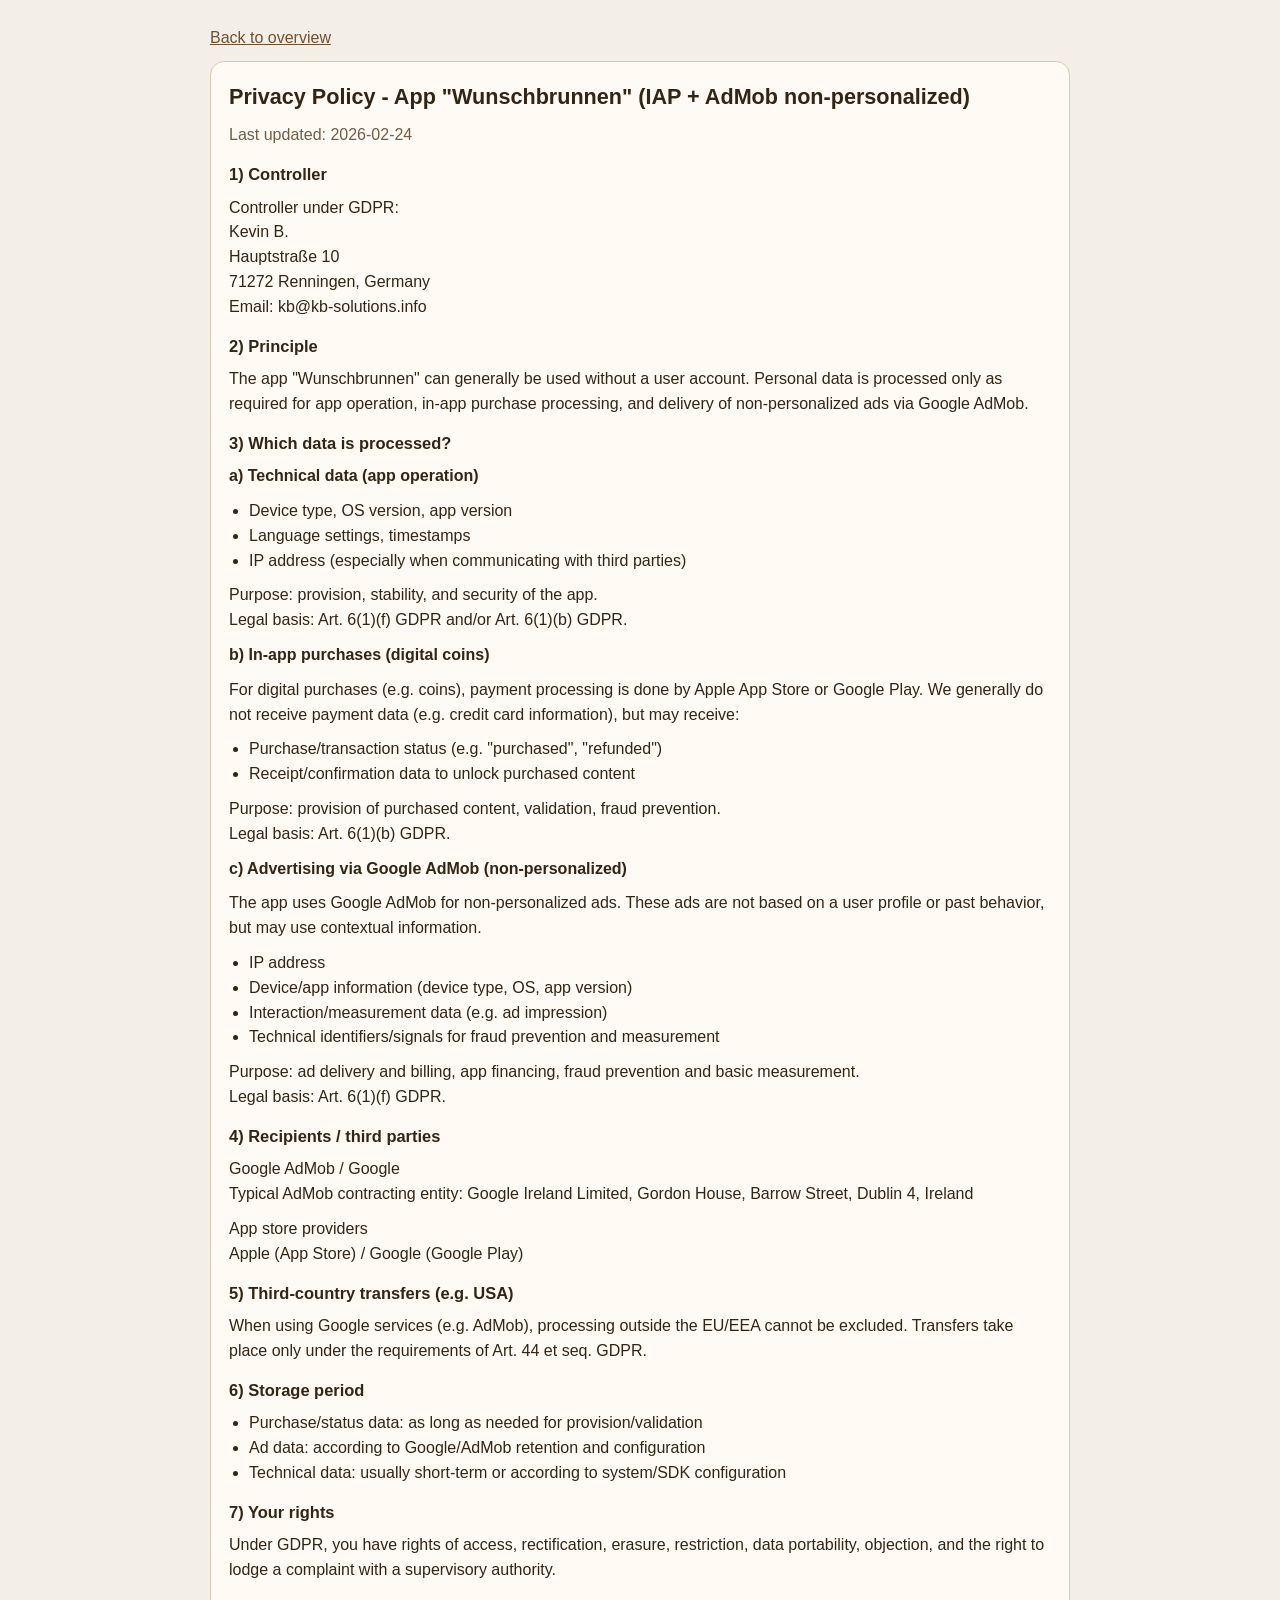
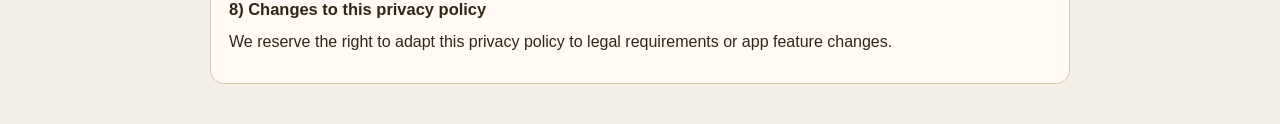
<file: docs/privacy.html>
<!doctype html>
<html lang="en">
  <head>
    <meta charset="utf-8" />
    <meta name="viewport" content="width=device-width, initial-scale=1" />
    <title>Privacy Policy - Wunschbrunnen</title>
    <style>
      body {
        margin: 0;
        background: #f4efe6;
        color: #322516;
        font-family: "Segoe UI", Arial, sans-serif;
        line-height: 1.55;
      }
      main {
        max-width: 860px;
        margin: 0 auto;
        padding: 26px 16px 40px;
      }
      .box {
        background: #fffaf3;
        border: 1px solid #d7c9af;
        border-radius: 14px;
        padding: 18px;
      }
      h1 {
        margin: 0 0 10px;
        font-size: 1.35rem;
      }
      h2 {
        margin: 14px 0 8px;
        font-size: 1.03rem;
      }
      p {
        margin: 0 0 10px;
      }
      ul {
        margin: 0 0 10px 20px;
        padding: 0;
      }
      .meta {
        color: #6f5d47;
      }
      a {
        color: #6f5031;
      }
    </style>
  </head>
  <body>
    <main>
      <p><a href="./index.html">Back to overview</a></p>
      <section class="box">
        <h1>Privacy Policy - App "Wunschbrunnen" (IAP + AdMob non-personalized)</h1>
        <p class="meta">Last updated: 2026-02-24</p>

        <h2>1) Controller</h2>
        <p>
          Controller under GDPR:<br />
          Kevin B.<br />
          Hauptstra&szlig;e 10<br />
          71272 Renningen, Germany<br />
          Email: kb@kb-solutions.info
        </p>

        <h2>2) Principle</h2>
        <p>
          The app "Wunschbrunnen" can generally be used without a user account.
          Personal data is processed only as required for app operation, in-app purchase processing,
          and delivery of non-personalized ads via Google AdMob.
        </p>

        <h2>3) Which data is processed?</h2>
        <p><strong>a) Technical data (app operation)</strong></p>
        <ul>
          <li>Device type, OS version, app version</li>
          <li>Language settings, timestamps</li>
          <li>IP address (especially when communicating with third parties)</li>
        </ul>
        <p>
          Purpose: provision, stability, and security of the app.<br />
          Legal basis: Art. 6(1)(f) GDPR and/or Art. 6(1)(b) GDPR.
        </p>

        <p><strong>b) In-app purchases (digital coins)</strong></p>
        <p>
          For digital purchases (e.g. coins), payment processing is done by Apple App Store or
          Google Play. We generally do not receive payment data (e.g. credit card information),
          but may receive:
        </p>
        <ul>
          <li>Purchase/transaction status (e.g. "purchased", "refunded")</li>
          <li>Receipt/confirmation data to unlock purchased content</li>
        </ul>
        <p>
          Purpose: provision of purchased content, validation, fraud prevention.<br />
          Legal basis: Art. 6(1)(b) GDPR.
        </p>

        <p><strong>c) Advertising via Google AdMob (non-personalized)</strong></p>
        <p>
          The app uses Google AdMob for non-personalized ads. These ads are not based on a user
          profile or past behavior, but may use contextual information.
        </p>
        <ul>
          <li>IP address</li>
          <li>Device/app information (device type, OS, app version)</li>
          <li>Interaction/measurement data (e.g. ad impression)</li>
          <li>Technical identifiers/signals for fraud prevention and measurement</li>
        </ul>
        <p>
          Purpose: ad delivery and billing, app financing, fraud prevention and basic measurement.<br />
          Legal basis: Art. 6(1)(f) GDPR.
        </p>

        <h2>4) Recipients / third parties</h2>
        <p>
          Google AdMob / Google<br />
          Typical AdMob contracting entity: Google Ireland Limited, Gordon House,
          Barrow Street, Dublin 4, Ireland
        </p>
        <p>
          App store providers<br />
          Apple (App Store) / Google (Google Play)
        </p>

        <h2>5) Third-country transfers (e.g. USA)</h2>
        <p>
          When using Google services (e.g. AdMob), processing outside the EU/EEA cannot be excluded.
          Transfers take place only under the requirements of Art. 44 et seq. GDPR.
        </p>

        <h2>6) Storage period</h2>
        <ul>
          <li>Purchase/status data: as long as needed for provision/validation</li>
          <li>Ad data: according to Google/AdMob retention and configuration</li>
          <li>Technical data: usually short-term or according to system/SDK configuration</li>
        </ul>

        <h2>7) Your rights</h2>
        <p>
          Under GDPR, you have rights of access, rectification, erasure, restriction,
          data portability, objection, and the right to lodge a complaint with a supervisory authority.
        </p>

        <h2>8) Changes to this privacy policy</h2>
        <p>
          We reserve the right to adapt this privacy policy to legal requirements
          or app feature changes.
        </p>
      </section>
    </main>
  </body>
</html>
</file>
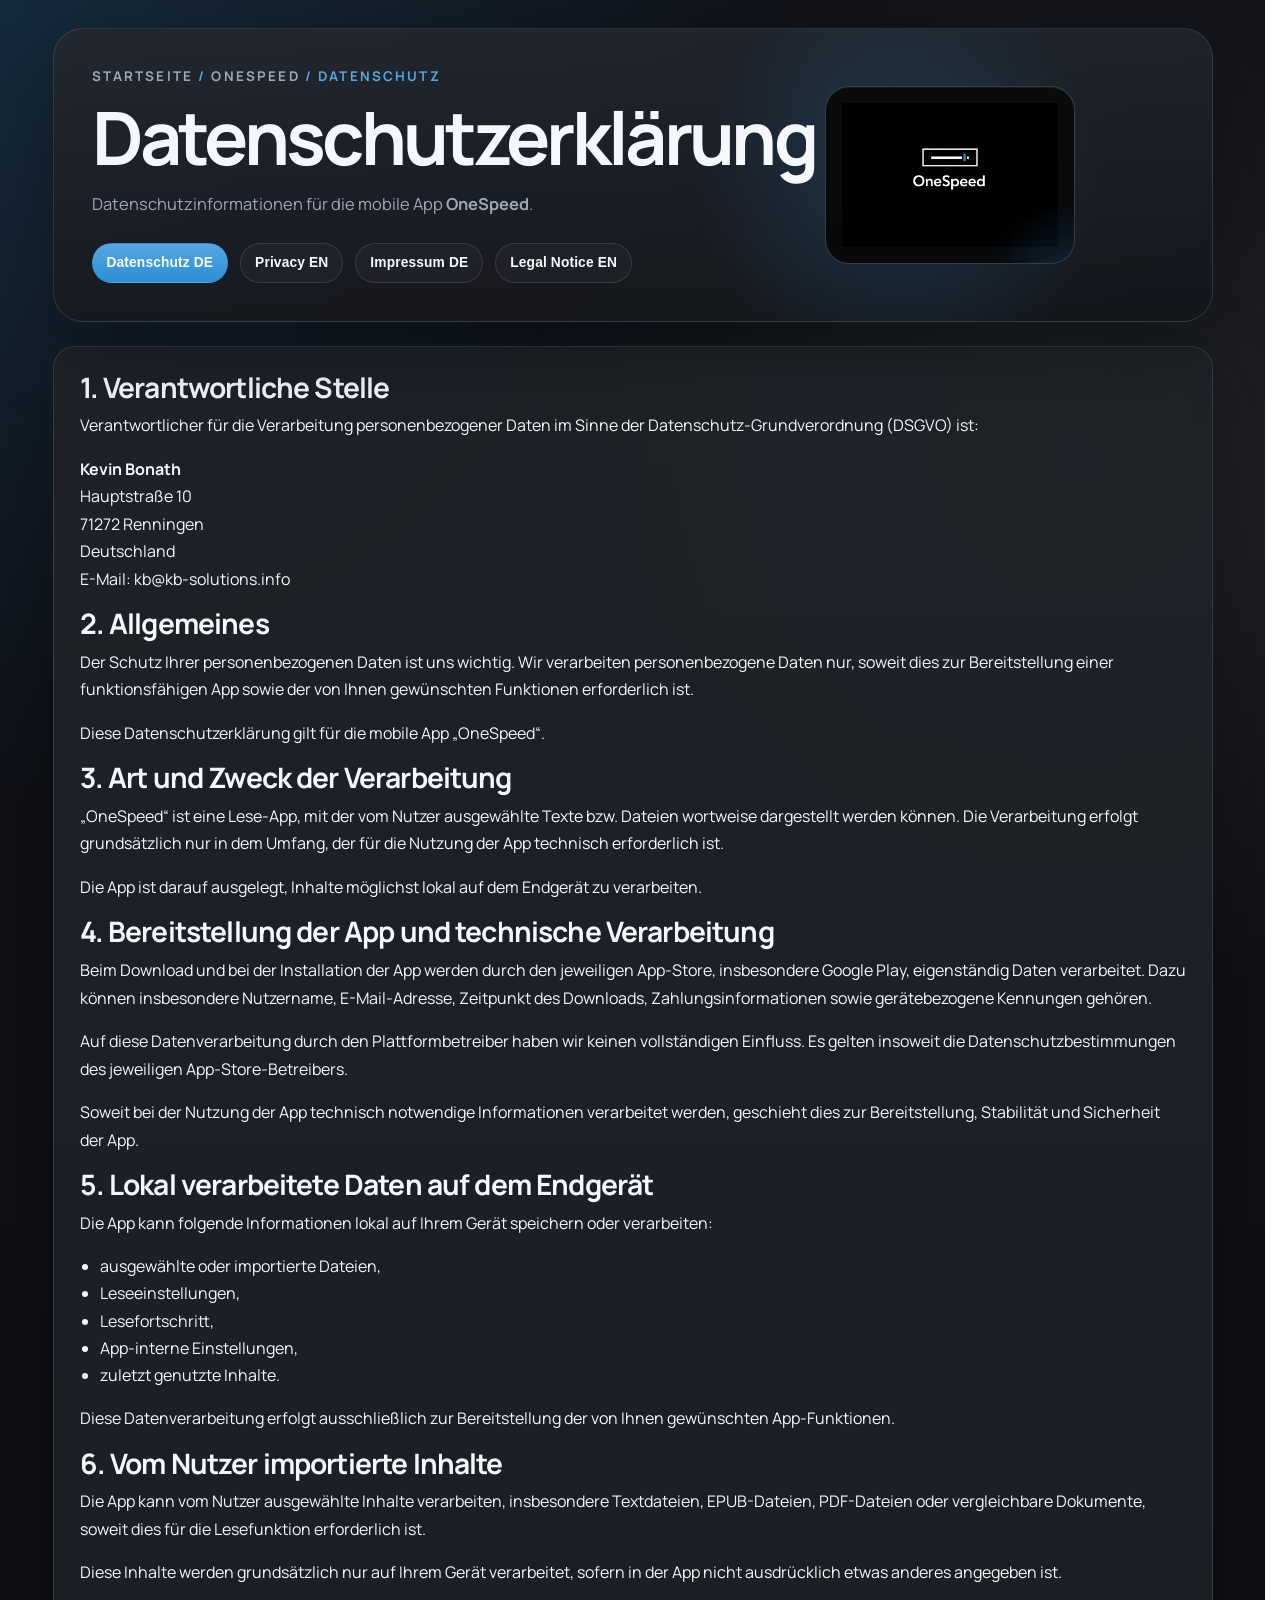
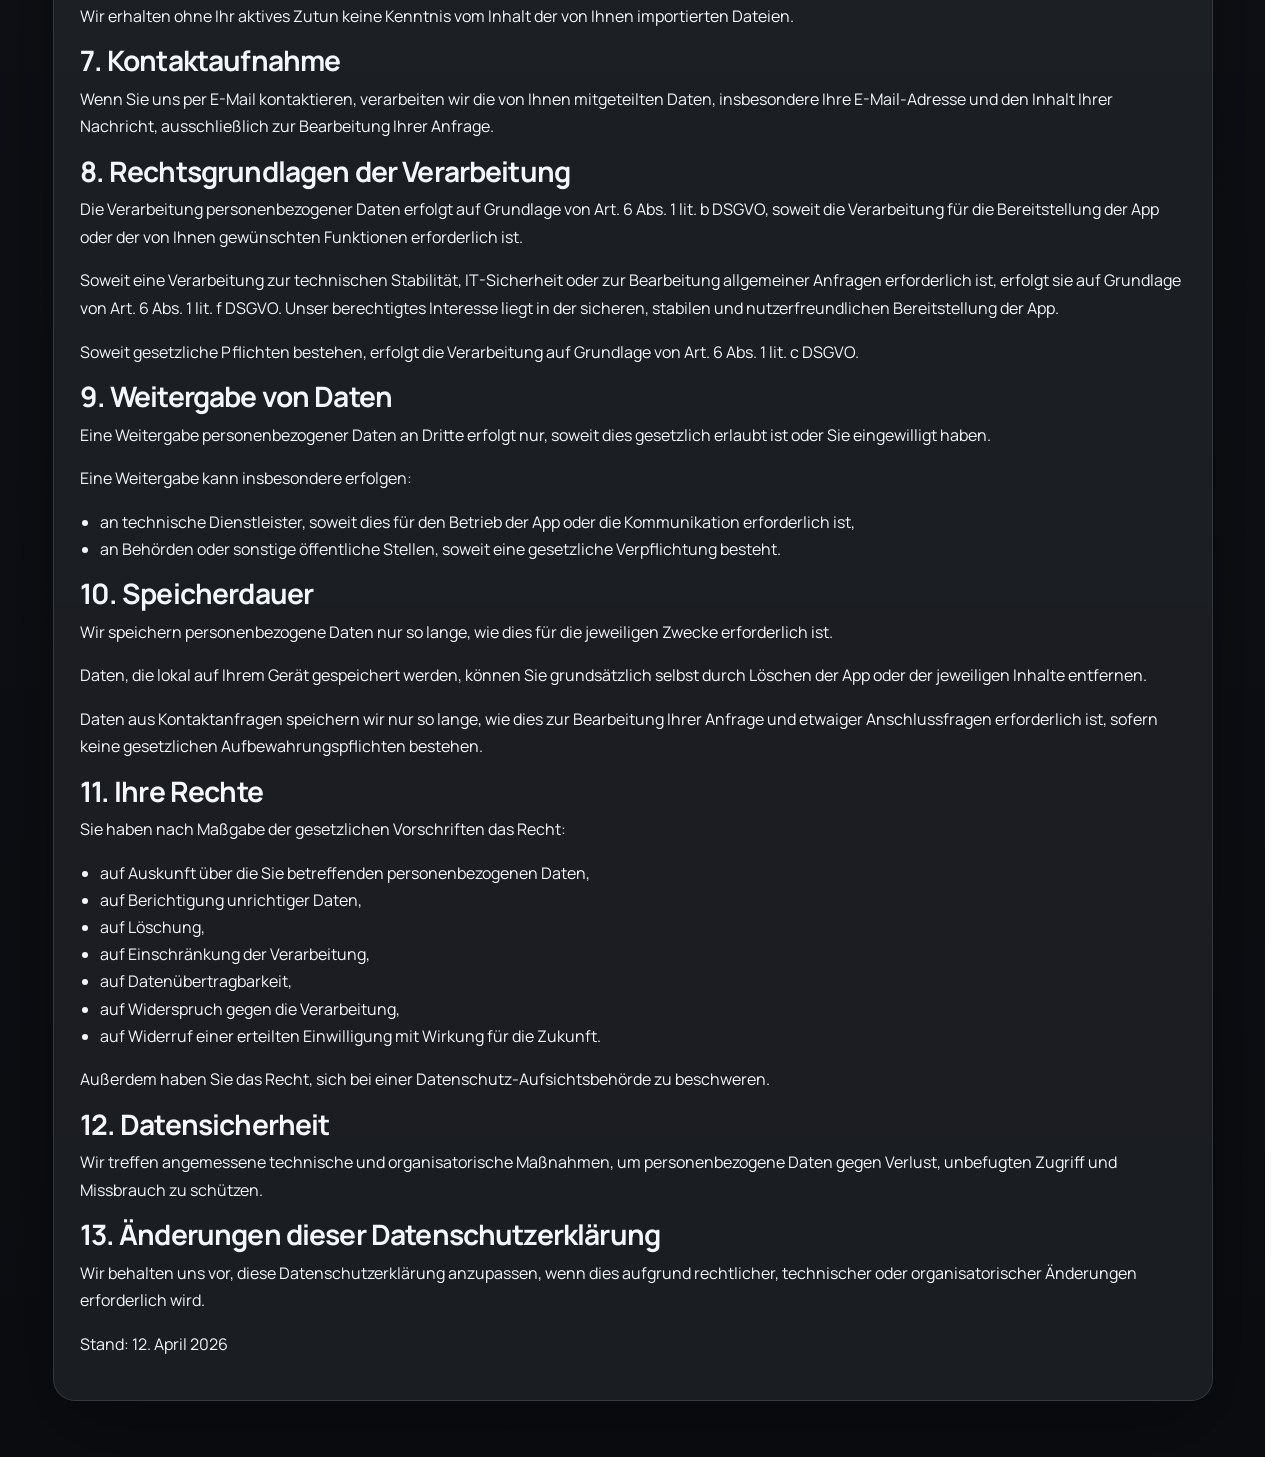
<file: docs/apps/one-speed/datenschutz.html>
<!DOCTYPE html>
<html lang="de">
<head>
  <meta charset="UTF-8">
  <meta name="viewport" content="width=device-width, initial-scale=1.0">
  <meta name="description" content="Datenschutzerklärung für die App OneSpeed und die zugehörige Informationswebsite.">
  <title>Datenschutz | OneSpeed</title>
  <link rel="stylesheet" href="../../styles.css">
</head>
<body class="onespeed-page">
  <div class="page-shell">
    <header class="section-hero">
      <div class="hero-grid">
        <div class="hero-copy">
          <p class="breadcrumbs"><a href="../../index.html">Startseite</a> / <a href="./index.html">OneSpeed</a> / Datenschutz</p>
          <h1>Datenschutzerklärung</h1>
          <p class="intro">
            Datenschutzinformationen für die mobile App <strong>OneSpeed</strong>.
          </p>
          <div class="button-row">
            <a class="button" href="datenschutz.html">Datenschutz DE</a>
            <a class="button button-secondary" href="privacy.html">Privacy EN</a>
            <a class="button button-secondary" href="impressum.html">Impressum DE</a>
            <a class="button button-secondary" href="legal-notice.html">Legal Notice EN</a>
          </div>
        </div>
        <div class="hero-art">
          <div class="logo-stage">
            <img class="logo-image" src="../../assets/onespeed-logo.png" alt="OneSpeed Logo">
          </div>
        </div>
      </div>
    </header>

    <main class="grid">
      <section class="card prose">
        <h2>1. Verantwortliche Stelle</h2>
        <p>
          Verantwortlicher für die Verarbeitung personenbezogener Daten im Sinne der
          Datenschutz-Grundverordnung (DSGVO) ist:
        </p>
        <p>
          <strong>Kevin Bonath</strong><br>
          Hauptstraße 10<br>
          71272 Renningen<br>
          Deutschland<br>
          E-Mail: kb@kb-solutions.info
        </p>

        <h2>2. Allgemeines</h2>
        <p>
          Der Schutz Ihrer personenbezogenen Daten ist uns wichtig. Wir verarbeiten personenbezogene Daten
          nur, soweit dies zur Bereitstellung einer funktionsfähigen App sowie der von Ihnen gewünschten
          Funktionen erforderlich ist.
        </p>
        <p>Diese Datenschutzerklärung gilt für die mobile App „OneSpeed“.</p>

        <h2>3. Art und Zweck der Verarbeitung</h2>
        <p>
          „OneSpeed“ ist eine Lese-App, mit der vom Nutzer ausgewählte Texte bzw. Dateien wortweise
          dargestellt werden können. Die Verarbeitung erfolgt grundsätzlich nur in dem Umfang,
          der für die Nutzung der App technisch erforderlich ist.
        </p>
        <p>Die App ist darauf ausgelegt, Inhalte möglichst lokal auf dem Endgerät zu verarbeiten.</p>

        <h2>4. Bereitstellung der App und technische Verarbeitung</h2>
        <p>
          Beim Download und bei der Installation der App werden durch den jeweiligen App-Store,
          insbesondere Google Play, eigenständig Daten verarbeitet. Dazu können insbesondere Nutzername,
          E-Mail-Adresse, Zeitpunkt des Downloads, Zahlungsinformationen sowie gerätebezogene
          Kennungen gehören.
        </p>
        <p>
          Auf diese Datenverarbeitung durch den Plattformbetreiber haben wir keinen vollständigen Einfluss.
          Es gelten insoweit die Datenschutzbestimmungen des jeweiligen App-Store-Betreibers.
        </p>
        <p>
          Soweit bei der Nutzung der App technisch notwendige Informationen verarbeitet werden,
          geschieht dies zur Bereitstellung, Stabilität und Sicherheit der App.
        </p>

        <h2>5. Lokal verarbeitete Daten auf dem Endgerät</h2>
        <p>Die App kann folgende Informationen lokal auf Ihrem Gerät speichern oder verarbeiten:</p>
        <ul class="legal-list">
          <li>ausgewählte oder importierte Dateien,</li>
          <li>Leseeinstellungen,</li>
          <li>Lesefortschritt,</li>
          <li>App-interne Einstellungen,</li>
          <li>zuletzt genutzte Inhalte.</li>
        </ul>
        <p>
          Diese Datenverarbeitung erfolgt ausschließlich zur Bereitstellung der von Ihnen
          gewünschten App-Funktionen.
        </p>

        <h2>6. Vom Nutzer importierte Inhalte</h2>
        <p>
          Die App kann vom Nutzer ausgewählte Inhalte verarbeiten, insbesondere Textdateien,
          EPUB-Dateien, PDF-Dateien oder vergleichbare Dokumente, soweit dies für die Lesefunktion
          erforderlich ist.
        </p>
        <p>
          Diese Inhalte werden grundsätzlich nur auf Ihrem Gerät verarbeitet, sofern in der App
          nicht ausdrücklich etwas anderes angegeben ist.
        </p>
        <p>
          Wir erhalten ohne Ihr aktives Zutun keine Kenntnis vom Inhalt der von Ihnen importierten Dateien.
        </p>

        <h2>7. Kontaktaufnahme</h2>
        <p>
          Wenn Sie uns per E-Mail kontaktieren, verarbeiten wir die von Ihnen mitgeteilten Daten,
          insbesondere Ihre E-Mail-Adresse und den Inhalt Ihrer Nachricht, ausschließlich zur
          Bearbeitung Ihrer Anfrage.
        </p>

        <h2>8. Rechtsgrundlagen der Verarbeitung</h2>
        <p>
          Die Verarbeitung personenbezogener Daten erfolgt auf Grundlage von Art. 6 Abs. 1 lit. b DSGVO,
          soweit die Verarbeitung für die Bereitstellung der App oder der von Ihnen gewünschten Funktionen
          erforderlich ist.
        </p>
        <p>
          Soweit eine Verarbeitung zur technischen Stabilität, IT-Sicherheit oder zur Bearbeitung
          allgemeiner Anfragen erforderlich ist, erfolgt sie auf Grundlage von Art. 6 Abs. 1 lit. f DSGVO.
          Unser berechtigtes Interesse liegt in der sicheren, stabilen und nutzerfreundlichen
          Bereitstellung der App.
        </p>
        <p>
          Soweit gesetzliche Pflichten bestehen, erfolgt die Verarbeitung auf Grundlage von
          Art. 6 Abs. 1 lit. c DSGVO.
        </p>

        <h2>9. Weitergabe von Daten</h2>
        <p>
          Eine Weitergabe personenbezogener Daten an Dritte erfolgt nur, soweit dies gesetzlich
          erlaubt ist oder Sie eingewilligt haben.
        </p>
        <p>Eine Weitergabe kann insbesondere erfolgen:</p>
        <ul class="legal-list">
          <li>an technische Dienstleister, soweit dies für den Betrieb der App oder die Kommunikation erforderlich ist,</li>
          <li>an Behörden oder sonstige öffentliche Stellen, soweit eine gesetzliche Verpflichtung besteht.</li>
        </ul>

        <h2>10. Speicherdauer</h2>
        <p>
          Wir speichern personenbezogene Daten nur so lange, wie dies für die jeweiligen Zwecke
          erforderlich ist.
        </p>
        <p>
          Daten, die lokal auf Ihrem Gerät gespeichert werden, können Sie grundsätzlich selbst
          durch Löschen der App oder der jeweiligen Inhalte entfernen.
        </p>
        <p>
          Daten aus Kontaktanfragen speichern wir nur so lange, wie dies zur Bearbeitung Ihrer Anfrage
          und etwaiger Anschlussfragen erforderlich ist, sofern keine gesetzlichen Aufbewahrungspflichten bestehen.
        </p>

        <h2>11. Ihre Rechte</h2>
        <p>Sie haben nach Maßgabe der gesetzlichen Vorschriften das Recht:</p>
        <ul class="legal-list">
          <li>auf Auskunft über die Sie betreffenden personenbezogenen Daten,</li>
          <li>auf Berichtigung unrichtiger Daten,</li>
          <li>auf Löschung,</li>
          <li>auf Einschränkung der Verarbeitung,</li>
          <li>auf Datenübertragbarkeit,</li>
          <li>auf Widerspruch gegen die Verarbeitung,</li>
          <li>auf Widerruf einer erteilten Einwilligung mit Wirkung für die Zukunft.</li>
        </ul>
        <p>
          Außerdem haben Sie das Recht, sich bei einer Datenschutz-Aufsichtsbehörde zu beschweren.
        </p>

        <h2>12. Datensicherheit</h2>
        <p>
          Wir treffen angemessene technische und organisatorische Maßnahmen, um personenbezogene Daten
          gegen Verlust, unbefugten Zugriff und Missbrauch zu schützen.
        </p>

        <h2>13. Änderungen dieser Datenschutzerklärung</h2>
        <p>
          Wir behalten uns vor, diese Datenschutzerklärung anzupassen, wenn dies aufgrund rechtlicher,
          technischer oder organisatorischer Änderungen erforderlich wird.
        </p>
        <p>Stand: 12. April 2026</p>
      </section>

    </main>
  </div>
</body>
</html>
</file>
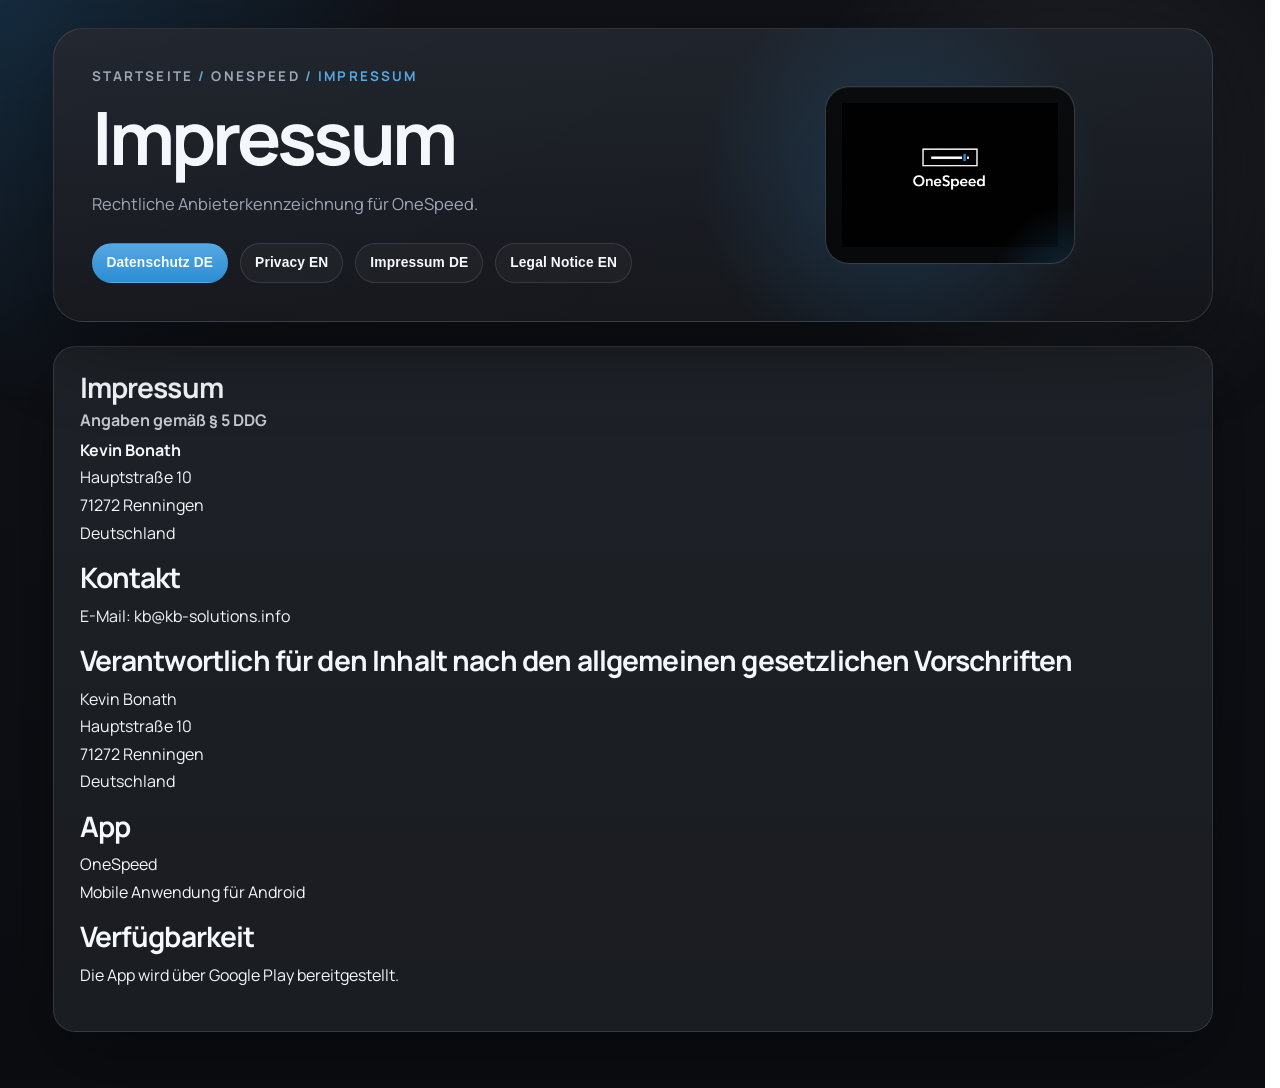
<file: docs/apps/one-speed/impressum.html>
<!DOCTYPE html>
<html lang="de">
<head>
  <meta charset="UTF-8">
  <meta name="viewport" content="width=device-width, initial-scale=1.0">
  <meta name="description" content="Impressum für die App OneSpeed und die zugehörige Informationswebsite.">
  <title>Impressum | OneSpeed</title>
  <link rel="stylesheet" href="../../styles.css">
</head>
<body class="onespeed-page">
  <div class="page-shell">
    <header class="section-hero">
      <div class="hero-grid">
        <div class="hero-copy">
          <p class="breadcrumbs"><a href="../../index.html">Startseite</a> / <a href="./index.html">OneSpeed</a> / Impressum</p>
          <h1>Impressum</h1>
          <p class="intro">
            Rechtliche Anbieterkennzeichnung für OneSpeed.
          </p>
          <div class="button-row">
            <a class="button" href="datenschutz.html">Datenschutz DE</a>
            <a class="button button-secondary" href="privacy.html">Privacy EN</a>
            <a class="button button-secondary" href="impressum.html">Impressum DE</a>
            <a class="button button-secondary" href="legal-notice.html">Legal Notice EN</a>
          </div>
        </div>
        <div class="hero-art">
          <div class="logo-stage">
            <img class="logo-image" src="../../assets/onespeed-logo.png" alt="OneSpeed Logo">
          </div>
        </div>
      </div>
    </header>

    <main class="grid">
      <section class="card prose">
        <h2>Impressum</h2>
        <h3>Angaben gemäß § 5 DDG</h3>
        <p>
          <strong>Kevin Bonath</strong><br>
          Hauptstraße 10<br>
          71272 Renningen<br>
          Deutschland
        </p>

        <h2>Kontakt</h2>
        <p>
          E-Mail: kb@kb-solutions.info
        </p>

        <h2>Verantwortlich für den Inhalt nach den allgemeinen gesetzlichen Vorschriften</h2>
        <p>
          Kevin Bonath<br>
          Hauptstraße 10<br>
          71272 Renningen<br>
          Deutschland
        </p>

        <h2>App</h2>
        <p>
          OneSpeed<br>
          Mobile Anwendung für Android
        </p>

        <h2>Verfügbarkeit</h2>
        <p>Die App wird über Google Play bereitgestellt.</p>
      </section>

    </main>
  </div>
</body>
</html>
</file>
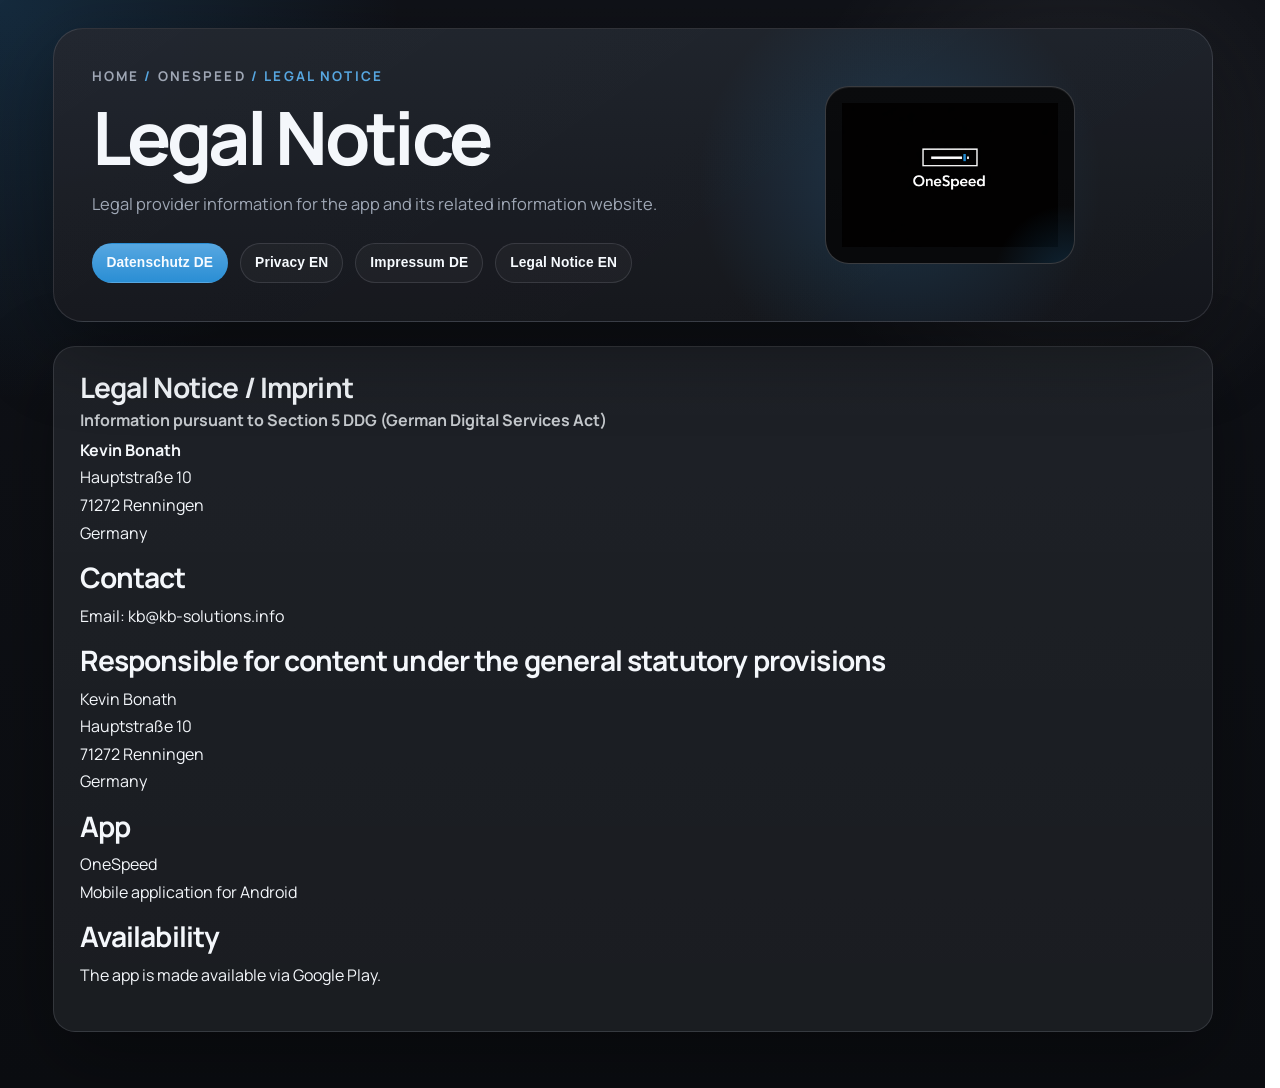
<file: docs/apps/one-speed/legal-notice.html>
<!DOCTYPE html>
<html lang="en">
<head>
  <meta charset="UTF-8">
  <meta name="viewport" content="width=device-width, initial-scale=1.0">
  <meta name="description" content="Legal Notice for the OneSpeed app and the related information website.">
  <title>Legal Notice | OneSpeed</title>
  <link rel="stylesheet" href="../../styles.css">
</head>
<body class="onespeed-page">
  <div class="page-shell">
    <header class="section-hero">
      <div class="hero-grid">
        <div class="hero-copy">
          <p class="breadcrumbs"><a href="../../index.html">Home</a> / <a href="./index.html">OneSpeed</a> / Legal Notice</p>
          <h1>Legal Notice</h1>
          <p class="intro">
            Legal provider information for the app and its related information website.
          </p>
          <div class="button-row">
            <a class="button" href="datenschutz.html">Datenschutz DE</a>
            <a class="button button-secondary" href="privacy.html">Privacy EN</a>
            <a class="button button-secondary" href="impressum.html">Impressum DE</a>
            <a class="button button-secondary" href="legal-notice.html">Legal Notice EN</a>
          </div>
        </div>
        <div class="hero-art">
          <div class="logo-stage">
            <img class="logo-image" src="../../assets/onespeed-logo.png" alt="OneSpeed Logo">
          </div>
        </div>
      </div>
    </header>

    <main class="grid">
      <section class="card prose">
        <h2>Legal Notice / Imprint</h2>
        <h3>Information pursuant to Section 5 DDG (German Digital Services Act)</h3>
        <p>
          <strong>Kevin Bonath</strong><br>
          Hauptstraße 10<br>
          71272 Renningen<br>
          Germany
        </p>

        <h2>Contact</h2>
        <p>Email: kb@kb-solutions.info</p>

        <h2>Responsible for content under the general statutory provisions</h2>
        <p>
          Kevin Bonath<br>
          Hauptstraße 10<br>
          71272 Renningen<br>
          Germany
        </p>

        <h2>App</h2>
        <p>
          OneSpeed<br>
          Mobile application for Android
        </p>

        <h2>Availability</h2>
        <p>The app is made available via Google Play.</p>
      </section>

    </main>
  </div>
</body>
</html>
</file>
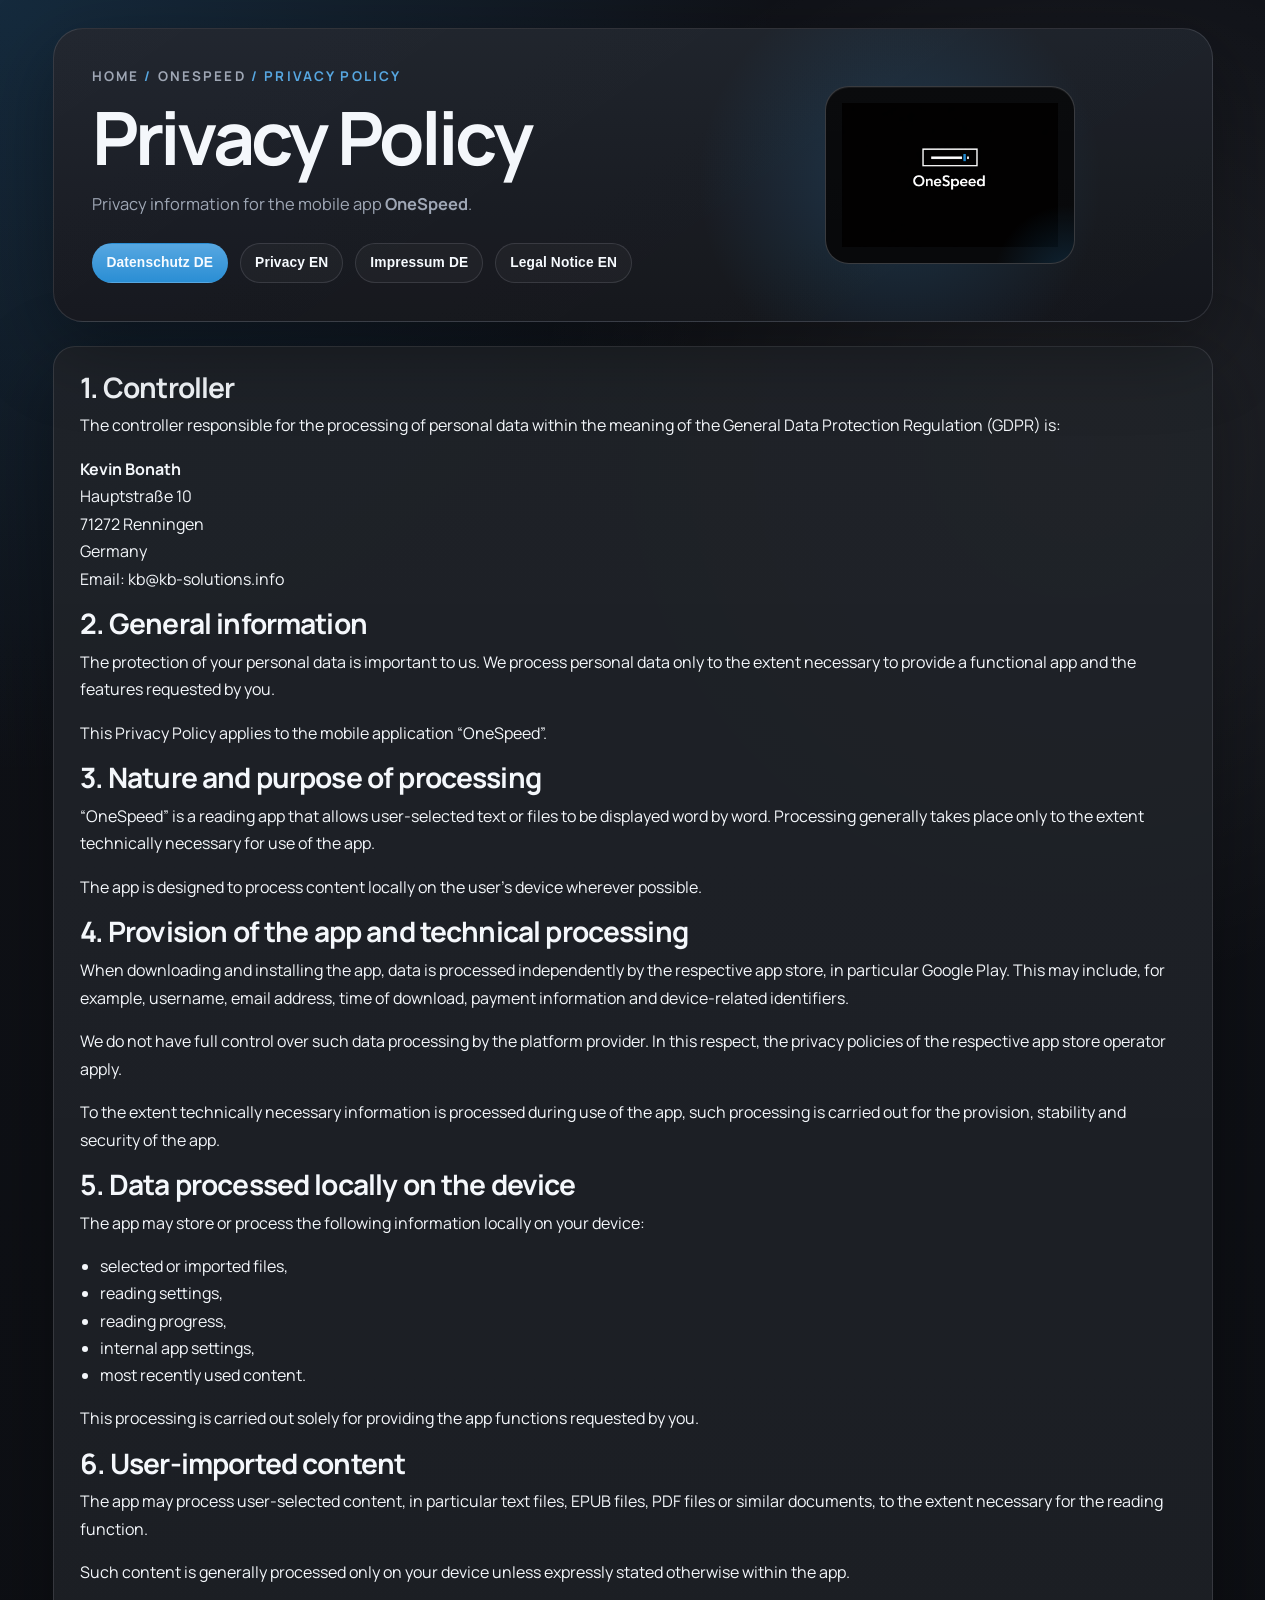
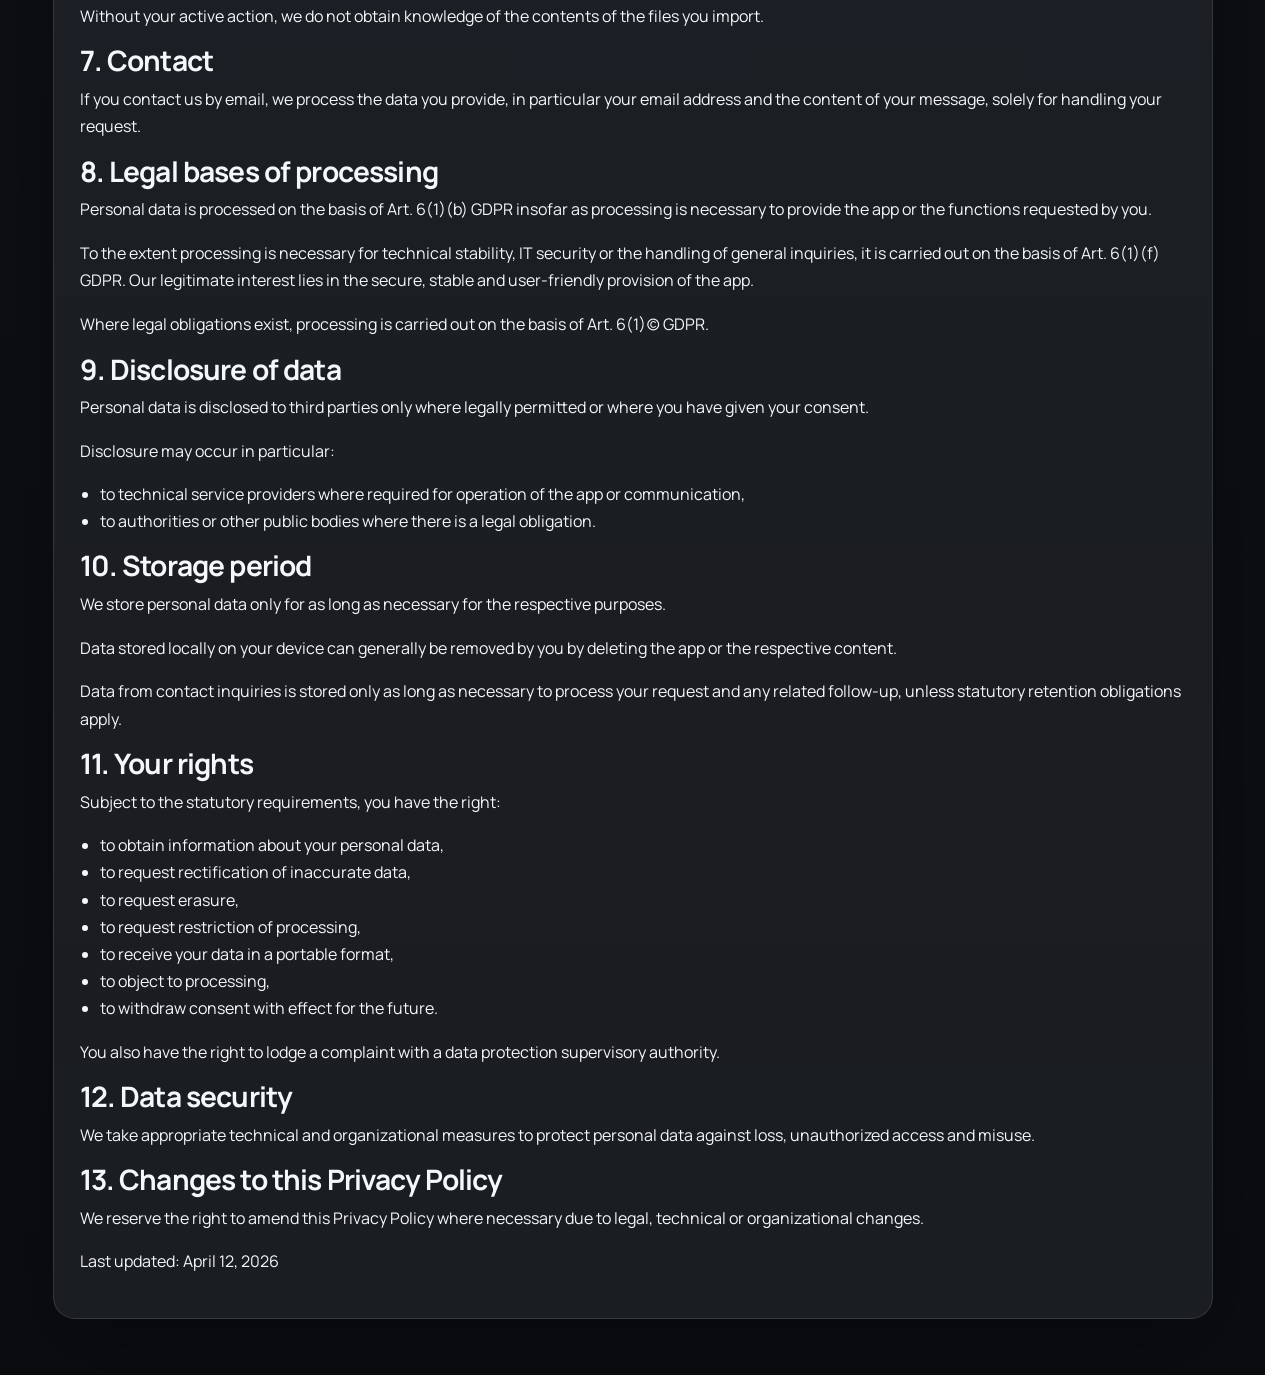
<file: docs/apps/one-speed/privacy.html>
<!DOCTYPE html>
<html lang="en">
<head>
  <meta charset="UTF-8">
  <meta name="viewport" content="width=device-width, initial-scale=1.0">
  <meta name="description" content="Privacy Policy for the OneSpeed app and its related information website.">
  <title>Privacy Policy | OneSpeed</title>
  <link rel="stylesheet" href="../../styles.css">
</head>
<body class="onespeed-page">
  <div class="page-shell">
    <header class="section-hero">
      <div class="hero-grid">
        <div class="hero-copy">
          <p class="breadcrumbs"><a href="../../index.html">Home</a> / <a href="./index.html">OneSpeed</a> / Privacy Policy</p>
          <h1>Privacy Policy</h1>
          <p class="intro">
            Privacy information for the mobile app <strong>OneSpeed</strong>.
          </p>
          <div class="button-row">
            <a class="button" href="datenschutz.html">Datenschutz DE</a>
            <a class="button button-secondary" href="privacy.html">Privacy EN</a>
            <a class="button button-secondary" href="impressum.html">Impressum DE</a>
            <a class="button button-secondary" href="legal-notice.html">Legal Notice EN</a>
          </div>
        </div>
        <div class="hero-art">
          <div class="logo-stage">
            <img class="logo-image" src="../../assets/onespeed-logo.png" alt="OneSpeed Logo">
          </div>
        </div>
      </div>
    </header>

    <main class="grid">
      <section class="card prose">
        <h2>1. Controller</h2>
        <p>
          The controller responsible for the processing of personal data within the meaning of the
          General Data Protection Regulation (GDPR) is:
        </p>
        <p>
          <strong>Kevin Bonath</strong><br>
          Hauptstraße 10<br>
          71272 Renningen<br>
          Germany<br>
          Email: kb@kb-solutions.info
        </p>

        <h2>2. General information</h2>
        <p>
          The protection of your personal data is important to us. We process personal data only
          to the extent necessary to provide a functional app and the features requested by you.
        </p>
        <p>This Privacy Policy applies to the mobile application “OneSpeed”.</p>

        <h2>3. Nature and purpose of processing</h2>
        <p>
          “OneSpeed” is a reading app that allows user-selected text or files to be displayed
          word by word. Processing generally takes place only to the extent technically necessary
          for use of the app.
        </p>
        <p>The app is designed to process content locally on the user’s device wherever possible.</p>

        <h2>4. Provision of the app and technical processing</h2>
        <p>
          When downloading and installing the app, data is processed independently by the respective
          app store, in particular Google Play. This may include, for example, username, email address,
          time of download, payment information and device-related identifiers.
        </p>
        <p>
          We do not have full control over such data processing by the platform provider. In this
          respect, the privacy policies of the respective app store operator apply.
        </p>
        <p>
          To the extent technically necessary information is processed during use of the app,
          such processing is carried out for the provision, stability and security of the app.
        </p>

        <h2>5. Data processed locally on the device</h2>
        <p>The app may store or process the following information locally on your device:</p>
        <ul class="legal-list">
          <li>selected or imported files,</li>
          <li>reading settings,</li>
          <li>reading progress,</li>
          <li>internal app settings,</li>
          <li>most recently used content.</li>
        </ul>
        <p>
          This processing is carried out solely for providing the app functions requested by you.
        </p>

        <h2>6. User-imported content</h2>
        <p>
          The app may process user-selected content, in particular text files, EPUB files, PDF files
          or similar documents, to the extent necessary for the reading function.
        </p>
        <p>
          Such content is generally processed only on your device unless expressly stated otherwise
          within the app.
        </p>
        <p>
          Without your active action, we do not obtain knowledge of the contents of the files you import.
        </p>

        <h2>7. Contact</h2>
        <p>
          If you contact us by email, we process the data you provide, in particular your email
          address and the content of your message, solely for handling your request.
        </p>

        <h2>8. Legal bases of processing</h2>
        <p>
          Personal data is processed on the basis of Art. 6(1)(b) GDPR insofar as processing is
          necessary to provide the app or the functions requested by you.
        </p>
        <p>
          To the extent processing is necessary for technical stability, IT security or the handling
          of general inquiries, it is carried out on the basis of Art. 6(1)(f) GDPR. Our legitimate
          interest lies in the secure, stable and user-friendly provision of the app.
        </p>
        <p>
          Where legal obligations exist, processing is carried out on the basis of Art. 6(1)(c) GDPR.
        </p>

        <h2>9. Disclosure of data</h2>
        <p>
          Personal data is disclosed to third parties only where legally permitted or where you
          have given your consent.
        </p>
        <p>Disclosure may occur in particular:</p>
        <ul class="legal-list">
          <li>to technical service providers where required for operation of the app or communication,</li>
          <li>to authorities or other public bodies where there is a legal obligation.</li>
        </ul>

        <h2>10. Storage period</h2>
        <p>
          We store personal data only for as long as necessary for the respective purposes.
        </p>
        <p>
          Data stored locally on your device can generally be removed by you by deleting the app
          or the respective content.
        </p>
        <p>
          Data from contact inquiries is stored only as long as necessary to process your request
          and any related follow-up, unless statutory retention obligations apply.
        </p>

        <h2>11. Your rights</h2>
        <p>Subject to the statutory requirements, you have the right:</p>
        <ul class="legal-list">
          <li>to obtain information about your personal data,</li>
          <li>to request rectification of inaccurate data,</li>
          <li>to request erasure,</li>
          <li>to request restriction of processing,</li>
          <li>to receive your data in a portable format,</li>
          <li>to object to processing,</li>
          <li>to withdraw consent with effect for the future.</li>
        </ul>
        <p>
          You also have the right to lodge a complaint with a data protection supervisory authority.
        </p>

        <h2>12. Data security</h2>
        <p>
          We take appropriate technical and organizational measures to protect personal data against
          loss, unauthorized access and misuse.
        </p>

        <h2>13. Changes to this Privacy Policy</h2>
        <p>
          We reserve the right to amend this Privacy Policy where necessary due to legal, technical
          or organizational changes.
        </p>
        <p>Last updated: April 12, 2026</p>
      </section>

    </main>
  </div>
</body>
</html>
</file>
<file: docs/styles.css>
@import url("https://fonts.googleapis.com/css2?family=Manrope:wght@400;500;600;700;800&display=swap");

:root {
  --bg: #f3f4f7;
  --bg-deep: #e9edf3;
  --surface: rgba(255, 255, 255, 0.86);
  --surface-strong: #ffffff;
  --surface-soft: rgba(104, 108, 118, 0.06);
  --text: #1b212b;
  --muted: #5f6774;
  --line: rgba(27, 33, 43, 0.12);
  --line-strong: rgba(27, 33, 43, 0.2);
  --accent: #686c76;
  --accent-strong: #4c5664;
  --accent-soft: rgba(104, 108, 118, 0.12);
  --shadow: 0 24px 80px rgba(54, 63, 79, 0.12);
  --radius-xl: 30px;
  --radius-lg: 22px;
  --radius-md: 16px;
  --max-width: 1160px;
}

body.home-page {
  --bg: #dde3ec;
  --bg-deep: #d1d9e4;
  --surface: rgba(255, 255, 255, 0.74);
  --surface-strong: #f2f5fa;
  --surface-soft: rgba(76, 86, 100, 0.08);
  --line: rgba(27, 33, 43, 0.16);
  --line-strong: rgba(27, 33, 43, 0.24);
  --shadow: 0 24px 80px rgba(39, 47, 61, 0.16);
}

body.onespeed-page {
  --bg: #111318;
  --bg-deep: #0a0b0f;
  --surface: rgba(23, 26, 32, 0.9);
  --surface-strong: #1a1f27;
  --surface-soft: rgba(255, 255, 255, 0.03);
  --text: #f4f7fb;
  --muted: #9fa7b5;
  --line: rgba(183, 188, 199, 0.16);
  --line-strong: rgba(183, 188, 199, 0.28);
  --accent: #2a8ed4;
  --accent-strong: #57a7e1;
  --accent-soft: rgba(42, 142, 212, 0.14);
  --shadow: 0 26px 80px rgba(0, 0, 0, 0.34);
}

* {
  box-sizing: border-box;
}

html {
  scroll-behavior: smooth;
  scrollbar-gutter: stable;
}

body {
  margin: 0;
  min-height: 100vh;
  font-family: "Manrope", "Segoe UI", sans-serif;
  color: var(--text);
  background:
    radial-gradient(circle at top left, rgba(104, 108, 118, 0.14), transparent 24%),
    radial-gradient(circle at 85% 15%, rgba(255, 255, 255, 0.5), transparent 24%),
    linear-gradient(180deg, var(--bg) 0%, var(--bg-deep) 100%);
}

body.home-page {
  background:
    radial-gradient(circle at top left, rgba(76, 86, 100, 0.18), transparent 24%),
    radial-gradient(circle at 85% 15%, rgba(255, 255, 255, 0.35), transparent 24%),
    linear-gradient(180deg, var(--bg) 0%, var(--bg-deep) 100%);
}

body.onespeed-page {
  background:
    radial-gradient(circle at top left, rgba(42, 142, 212, 0.2), transparent 24%),
    radial-gradient(circle at 85% 15%, rgba(255, 255, 255, 0.08), transparent 20%),
    linear-gradient(180deg, #101218 0%, #0b0d11 100%);
}

a {
  color: inherit;
}

img {
  display: block;
  max-width: 100%;
}

.page-shell {
  width: min(calc(100% - 2rem), var(--max-width));
  margin: 0 auto;
  padding: 28px 0 56px;
}

.hero,
.section-hero {
  position: relative;
  overflow: hidden;
  padding: 38px;
  border: 1px solid var(--line);
  border-radius: var(--radius-xl);
  background:
    linear-gradient(145deg, rgba(255, 255, 255, 0.55), rgba(255, 255, 255, 0.18)),
    linear-gradient(180deg, rgba(255, 255, 255, 0.96), rgba(243, 244, 247, 0.96));
  box-shadow: var(--shadow);
}

body.onespeed-page .hero,
body.onespeed-page .section-hero {
  background:
    linear-gradient(145deg, rgba(255, 255, 255, 0.04), rgba(255, 255, 255, 0.015)),
    linear-gradient(180deg, rgba(26, 31, 39, 0.98), rgba(16, 18, 24, 0.98));
  min-height: 280px;
}

.hero::before,
.section-hero::before {
  content: "";
  position: absolute;
  inset: -20% auto auto 55%;
  width: 420px;
  height: 420px;
  border-radius: 50%;
  background: radial-gradient(circle, rgba(104, 108, 118, 0.12), transparent 68%);
  pointer-events: none;
}

body.onespeed-page .hero::before,
body.onespeed-page .section-hero::before {
  background: radial-gradient(circle, rgba(42, 142, 212, 0.22), transparent 68%);
}

.hero-grid {
  position: relative;
  z-index: 1;
  display: grid;
  grid-template-columns: minmax(0, 1.15fr) minmax(240px, 0.85fr);
  gap: 28px;
  align-items: center;
}

body.onespeed-page .hero-grid {
  min-height: 202px;
}

body.onespeed-page .hero-copy {
  display: flex;
  flex-direction: column;
  justify-content: center;
}

.hero-copy {
  min-width: 0;
}

.hero-art {
  display: flex;
  justify-content: center;
}

.eyebrow,
.breadcrumbs {
  margin: 0 0 14px;
  font-size: 0.84rem;
  font-weight: 700;
  letter-spacing: 0.16em;
  text-transform: uppercase;
  color: var(--accent-strong);
}

.breadcrumbs a {
  color: var(--muted);
  text-decoration: none;
}

h1,
h2,
h3 {
  margin-top: 0;
  line-height: 1.05;
}

h1 {
  margin-bottom: 14px;
  font-size: clamp(2.5rem, 6vw, 4.6rem);
  letter-spacing: -0.05em;
}

h2 {
  margin-bottom: 10px;
  font-size: clamp(1.35rem, 2.2vw, 1.9rem);
  letter-spacing: -0.03em;
}

h3 {
  margin-bottom: 8px;
  font-size: 1rem;
  color: color-mix(in srgb, var(--text) 78%, transparent);
}

.lead,
.intro {
  max-width: 62ch;
  margin: 0;
  font-size: 1.03rem;
  line-height: 1.72;
  color: var(--muted);
}

.pill-row {
  display: flex;
  flex-wrap: wrap;
  gap: 10px;
  margin-top: 20px;
}

.pill {
  display: inline-flex;
  align-items: center;
  min-height: 34px;
  padding: 0 12px;
  border: 1px solid var(--line);
  border-radius: 999px;
  background: rgba(255, 255, 255, 0.5);
  color: var(--text);
  font-size: 0.9rem;
  font-weight: 600;
}

body.onespeed-page .pill {
  background: rgba(255, 255, 255, 0.04);
  color: #d9dfeb;
}

.grid {
  display: grid;
  gap: 22px;
  margin-top: 24px;
}

.apps-grid {
  grid-template-columns: minmax(0, 1fr);
}

.content-grid {
  grid-template-columns: minmax(0, 1.55fr) minmax(280px, 0.85fr);
  align-items: start;
}

.card {
  padding: 26px;
  border: 1px solid var(--line);
  border-radius: var(--radius-lg);
  background:
    linear-gradient(180deg, rgba(255, 255, 255, 0.55), rgba(255, 255, 255, 0.22)),
    var(--surface);
  box-shadow: var(--shadow);
}

body.onespeed-page .card {
  background:
    linear-gradient(180deg, rgba(255, 255, 255, 0.04), rgba(255, 255, 255, 0.02)),
    var(--surface);
}

.app-card {
  display: grid;
  gap: 22px;
}

.card-kicker {
  margin: 0 0 12px;
  font-size: 0.82rem;
  font-weight: 700;
  letter-spacing: 0.14em;
  text-transform: uppercase;
  color: var(--accent-strong);
}

.brand-row {
  display: grid;
  grid-template-columns: 120px minmax(0, 1fr);
  gap: 22px;
  align-items: center;
}

.brand-logo-box,
.logo-stage,
.neutral-panel {
  position: relative;
  overflow: hidden;
  border: 1px solid var(--line-strong);
  border-radius: 24px;
  background:
    linear-gradient(180deg, rgba(255, 255, 255, 0.45), rgba(255, 255, 255, 0.18)),
    var(--surface-strong);
}

body.onespeed-page .brand-logo-box,
body.onespeed-page .logo-stage {
  background:
    linear-gradient(180deg, rgba(255, 255, 255, 0.02), rgba(255, 255, 255, 0.01)),
    #050608;
  box-shadow: inset 0 1px 0 rgba(255, 255, 255, 0.06);
}

.brand-logo-box {
  padding: 12px;
}

.logo-stage {
  width: min(100%, 250px);
  padding: 16px;
}

.neutral-panel {
  width: min(100%, 320px);
  padding: 20px;
}

.logo-stage::after,
.brand-logo-box::after {
  content: "";
  position: absolute;
  inset: auto -30% -55% auto;
  width: 160px;
  height: 160px;
  border-radius: 50%;
  background: radial-gradient(circle, rgba(42, 142, 212, 0.22), transparent 66%);
  pointer-events: none;
}

.logo-image {
  width: 100%;
  height: auto;
}

.neutral-metrics {
  display: grid;
  gap: 12px;
}

.neutral-metric {
  padding: 12px 14px;
  border: 1px solid var(--line);
  border-radius: 14px;
  background: rgba(255, 255, 255, 0.35);
}

.neutral-metric strong {
  display: block;
  margin-bottom: 4px;
  font-size: 0.95rem;
}

.logo-caption {
  margin: 12px 0 0;
  color: var(--muted);
  font-size: 0.9rem;
}

.button-row {
  display: flex;
  flex-wrap: wrap;
  gap: 12px;
  margin-top: 24px;
}

.button {
  display: inline-flex;
  align-items: center;
  justify-content: center;
  min-height: 46px;
  padding: 0 18px;
  border: 1px solid transparent;
  border-radius: 999px;
  background: linear-gradient(180deg, var(--accent), var(--accent-strong));
  color: #ffffff;
  text-decoration: none;
  font-family: "Segoe UI", Arial, sans-serif;
  font-weight: 700;
  letter-spacing: 0.01em;
  white-space: nowrap;
  transition: transform 0.18s ease, filter 0.18s ease, border-color 0.18s ease;
}

body.onespeed-page .button {
  min-height: 40px;
  padding: 0 14px;
  background: linear-gradient(180deg, var(--accent-strong), var(--accent));
  color: #f7fbff;
  font-size: 0.86rem;
}

.button:hover,
.button:focus-visible {
  transform: translateY(-1px);
  filter: brightness(1.04);
}

.button-secondary {
  border-color: var(--line);
  background: rgba(255, 255, 255, 0.5);
  color: var(--text);
}

body.onespeed-page .button-secondary {
  background: rgba(255, 255, 255, 0.03);
}

.button-secondary:hover,
.button-secondary:focus-visible {
  border-color: var(--accent);
}

.stack {
  display: grid;
  gap: 18px;
}

.note-card,
.alert {
  border-color: color-mix(in srgb, var(--accent) 35%, transparent);
  background:
    linear-gradient(180deg, color-mix(in srgb, var(--accent) 12%, transparent), color-mix(in srgb, var(--accent) 6%, transparent)),
    var(--surface);
}

.legal-list,
.link-list {
  margin: 0;
  padding-left: 20px;
  line-height: 1.7;
}

.link-list a {
  color: var(--accent-strong);
  text-decoration: none;
}

.info-table {
  width: 100%;
  border-collapse: collapse;
  margin-top: 10px;
}

.info-table th,
.info-table td {
  padding: 12px 0;
  text-align: left;
  vertical-align: top;
  border-bottom: 1px solid var(--line);
}

.info-table th {
  width: 32%;
  padding-right: 20px;
  font-weight: 700;
}

.meta {
  color: var(--muted);
  font-size: 0.95rem;
  line-height: 1.65;
}

.prose {
  font-size: 1rem;
  line-height: 1.72;
}

.prose p,
.prose ul {
  margin: 0 0 16px;
}

.doc-links {
  display: grid;
  gap: 10px;
  margin-top: 8px;
}

.doc-link {
  display: flex;
  align-items: center;
  padding: 14px 16px;
  border: 1px solid var(--line);
  border-radius: var(--radius-md);
  background: var(--surface-soft);
  color: inherit;
  text-decoration: none;
}

.doc-link-label {
  font-weight: 700;
}

.mini-logo {
  width: 64px;
}

@media (max-width: 900px) {
  .hero-grid,
  .brand-row,
  .content-grid {
    grid-template-columns: 1fr;
  }

  .hero-art {
    justify-content: flex-start;
  }

  body.onespeed-page .hero,
  body.onespeed-page .section-hero,
  body.onespeed-page .hero-grid {
    min-height: 0;
  }
}

@media (max-width: 640px) {
  .page-shell {
    width: min(calc(100% - 1rem), var(--max-width));
    padding-top: 18px;
    padding-bottom: 28px;
  }

  .hero,
  .section-hero,
  .card {
    padding: 22px;
  }

  h1 {
    font-size: clamp(2.1rem, 11vw, 3.4rem);
  }

  .logo-stage,
  .brand-logo-box,
  .neutral-panel {
    padding: 14px;
  }

  .info-table th,
  .info-table td {
    display: block;
    width: 100%;
    padding: 10px 0;
  }

  .info-table th {
    padding-bottom: 0;
    border-bottom: none;
  }
}
</file>
